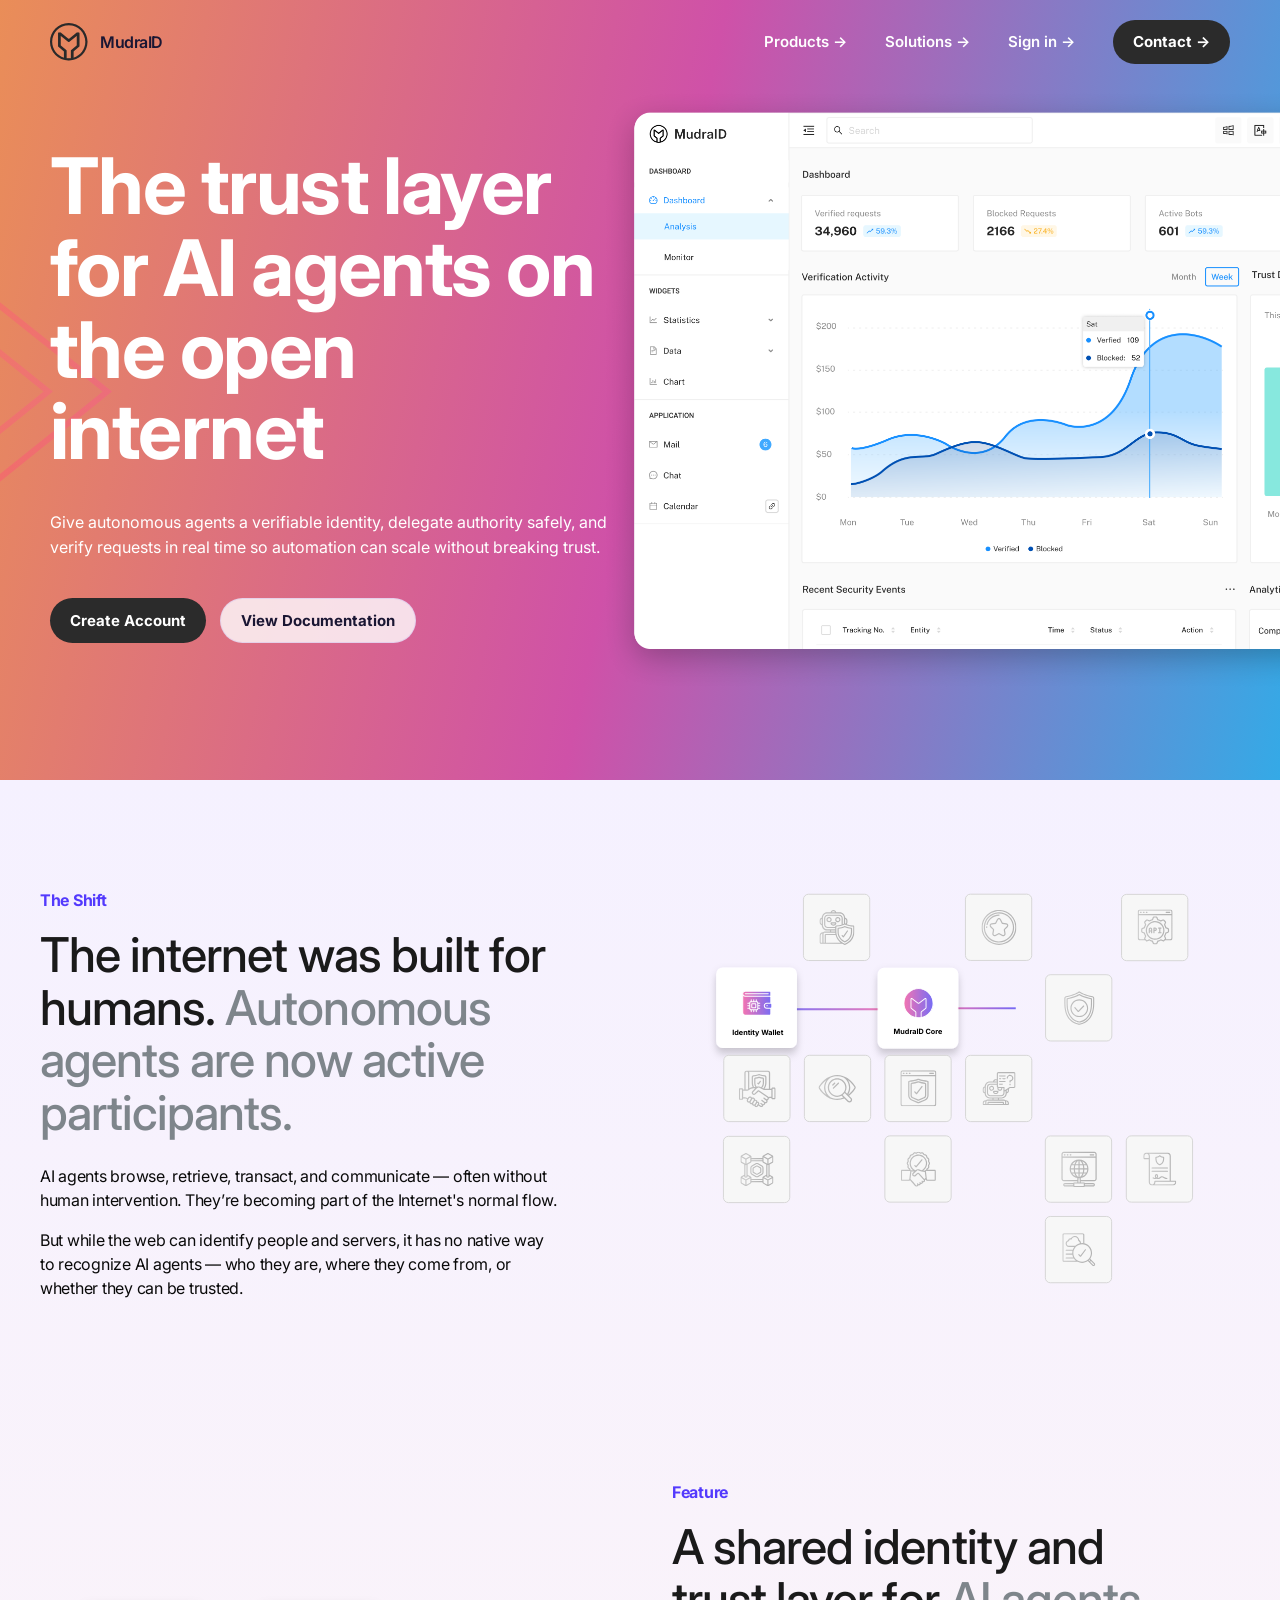
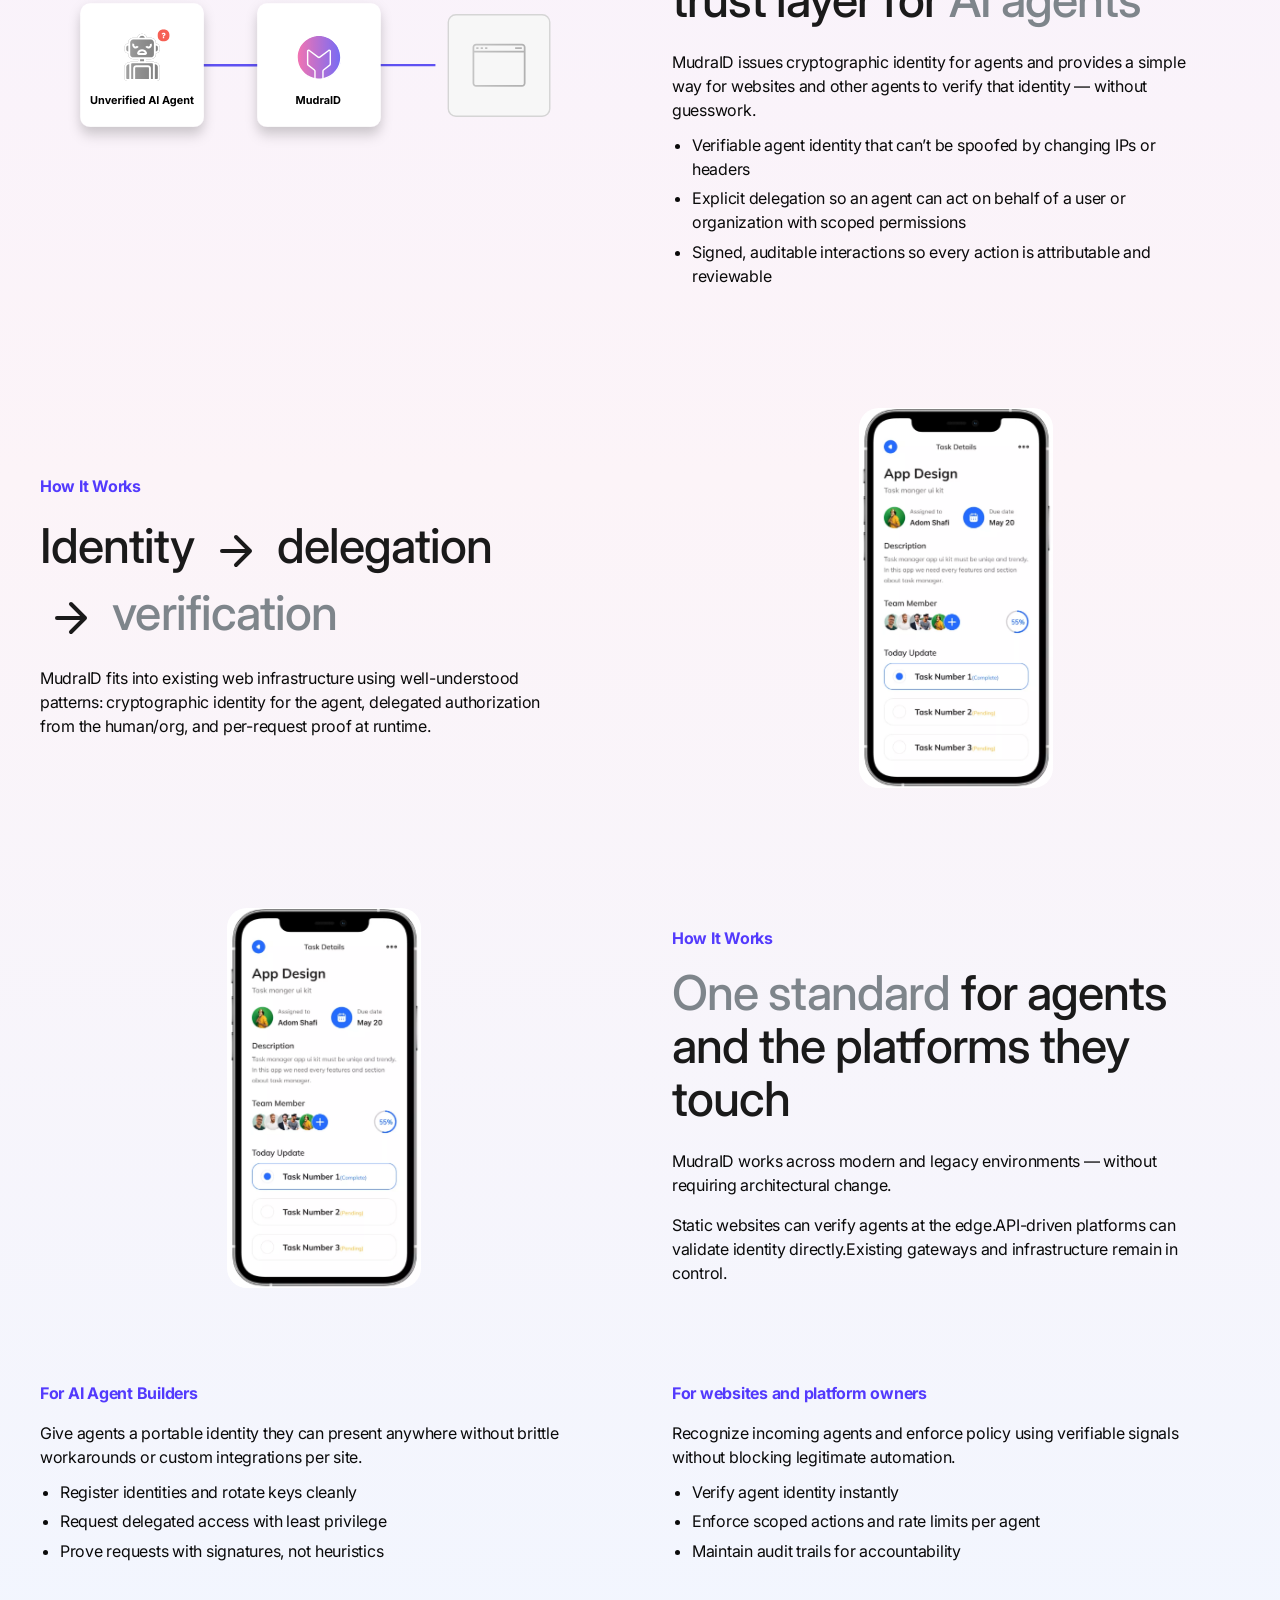
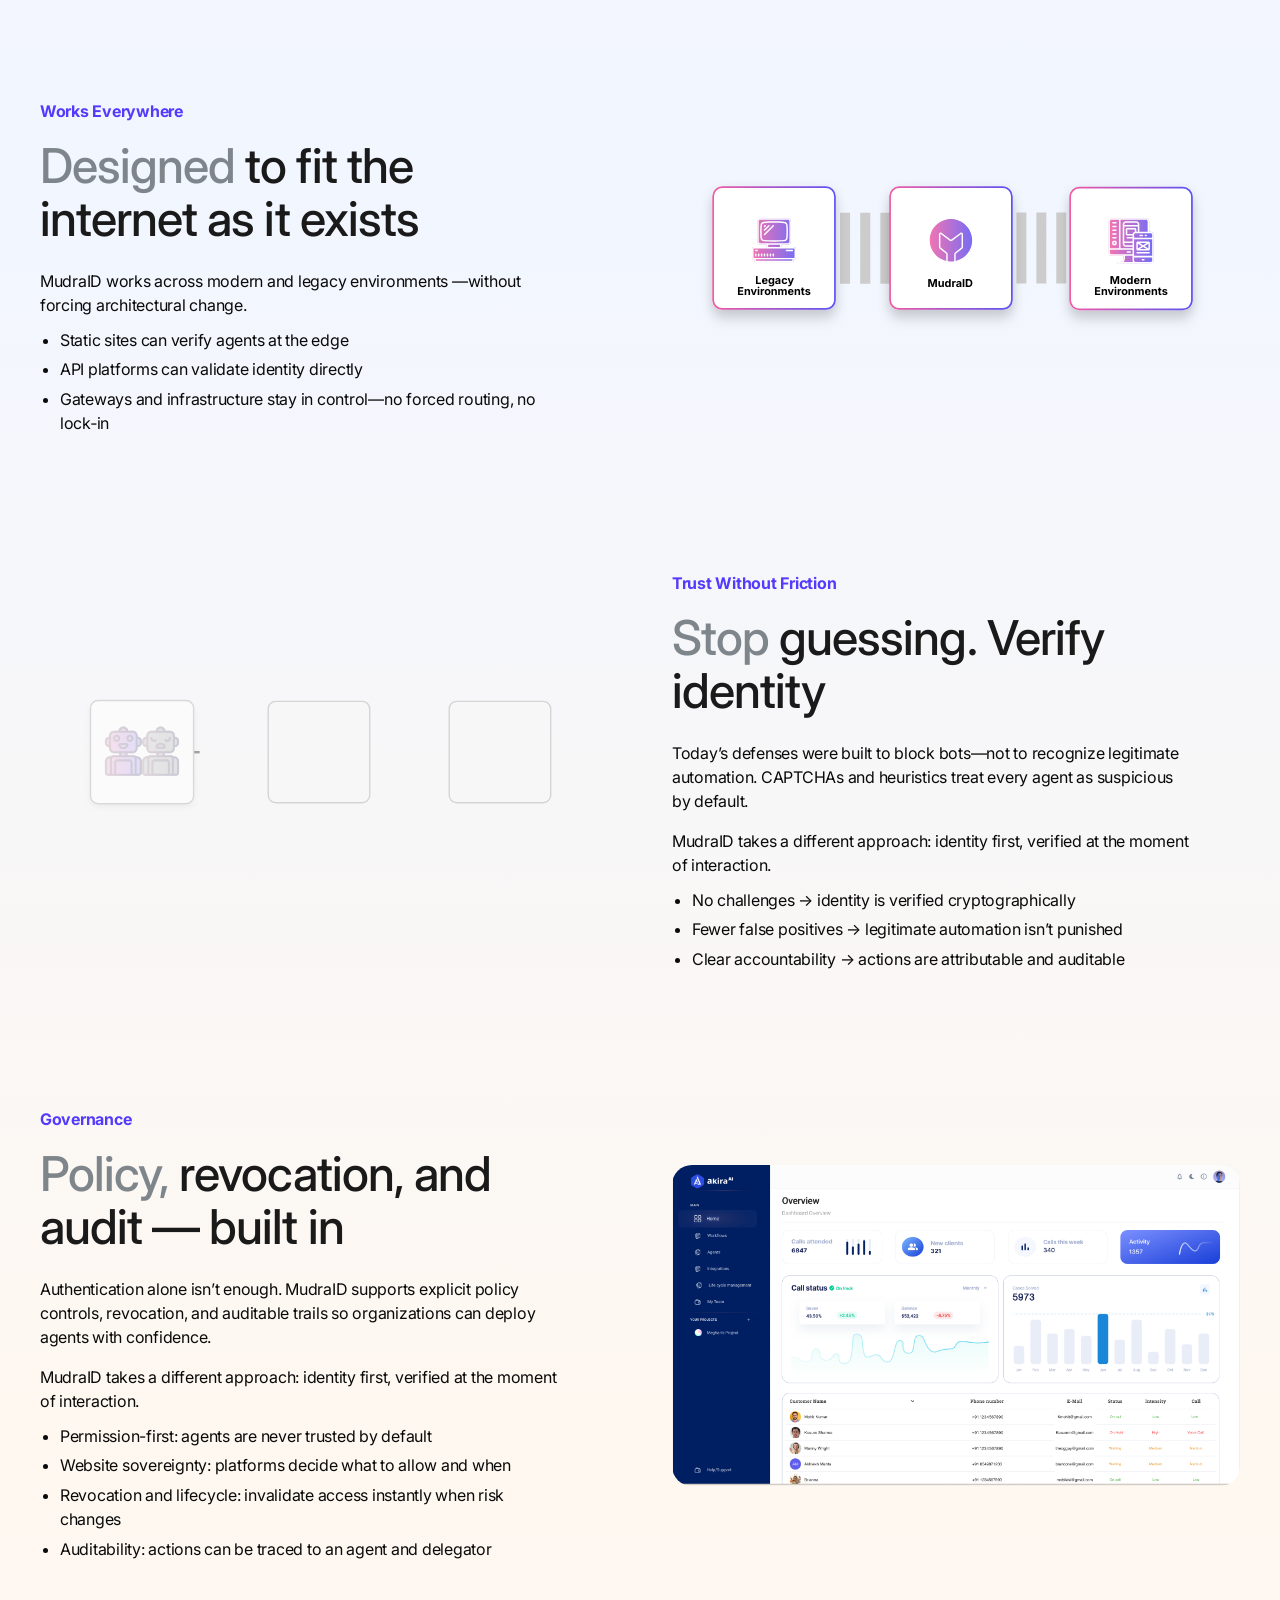
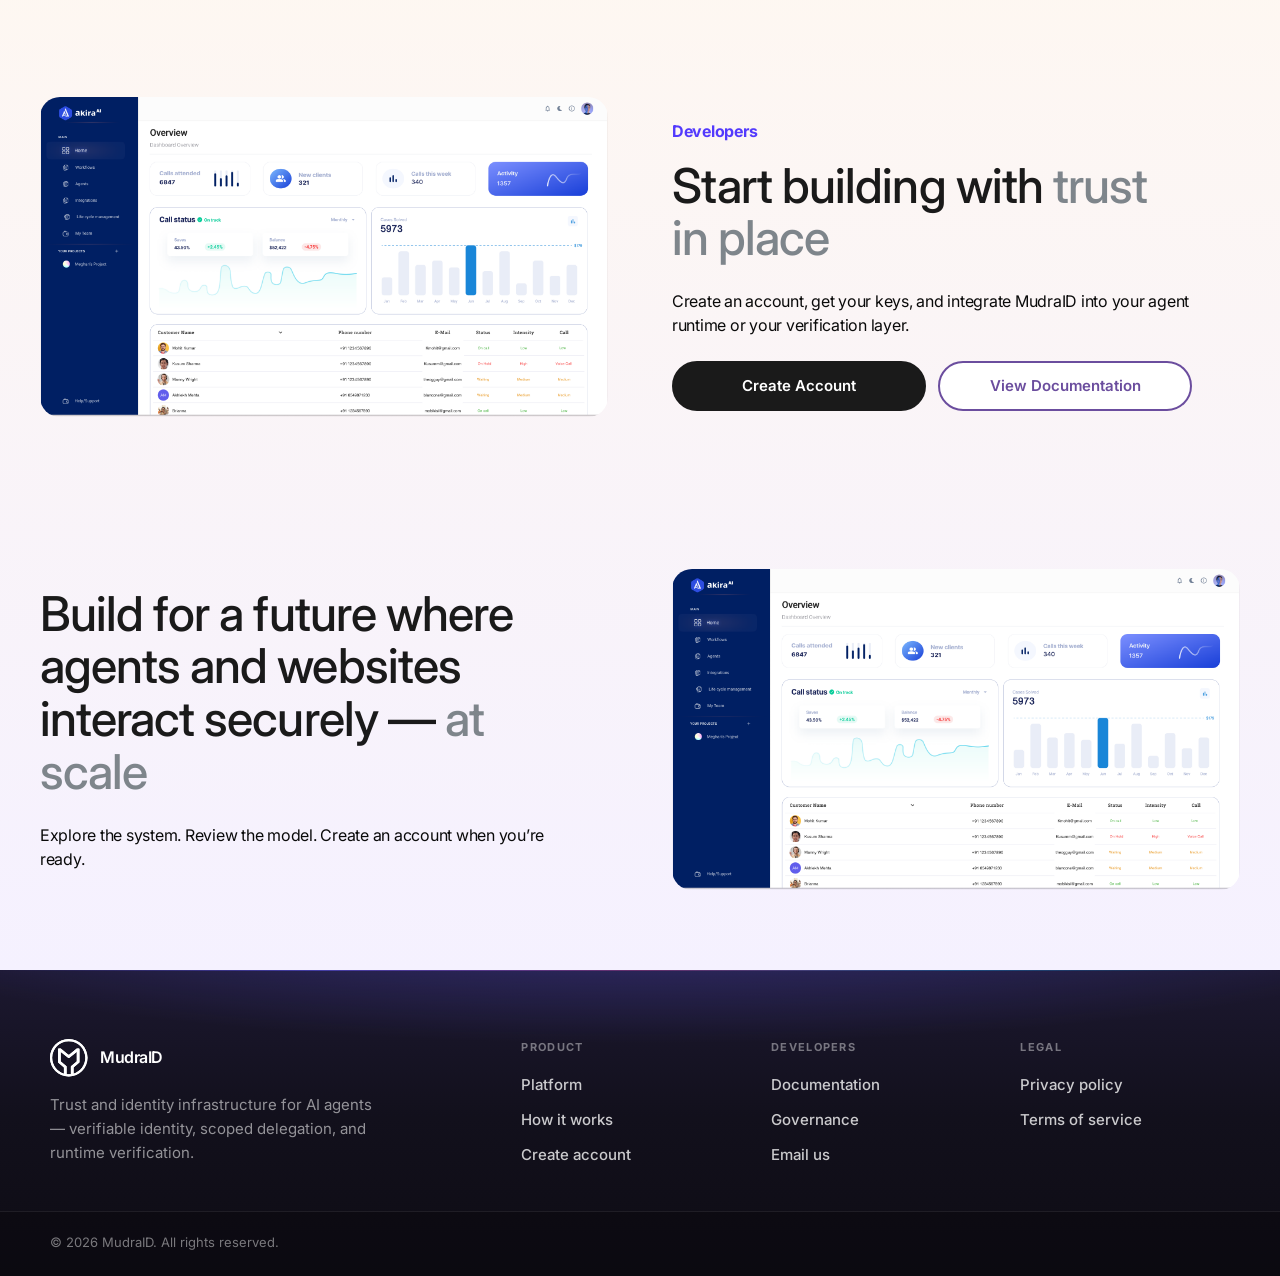
<file: index.html>
<!DOCTYPE html>
<html lang="en">
<head>
  <meta charset="UTF-8" />
  <meta name="viewport" content="width=device-width, initial-scale=1.0" />
  <title>MudraID – Trust and identity infrastructure for AI agents</title>
  <meta name="description" content="Enable autonomous systems to prove who they are, what they can do, and who they represent." />
  <link rel="preconnect" href="https://fonts.googleapis.com">
  <link rel="preconnect" href="https://fonts.gstatic.com" crossorigin>
  <link href="https://fonts.googleapis.com/css2?family=Inter:wght@400;500;600;700;800;900&display=swap" rel="stylesheet">
  <link rel="stylesheet" href="new_css.css">
</head>
<body>
  <div class="site-shell">
    <div class="grid-lines" aria-hidden="true"></div>

    <header class="site-header">
      <div class="container site-header-inner">
        <a href="#" class="brand" aria-label="MudraID home">
          <img src="header-logo.svg" alt="" class="brand-logo-img" width="38" height="38" />
          <span>MudraID</span>
        </a>

        <nav class="nav" aria-label="Main navigation">
          <a href="#">Products →</a>
          <a href="#">Solutions →</a>
          <a href="#">Sign in →</a>
        </nav>

        <div class="nav-actions">
          <!-- <a href="#" class="btn btn-secondary">Sign in</a> -->
          <a href="#" class="btn btn-primary">Contact  →</a>
        </div>
      </div>
    </header>

    <main>
      <section class="hero">
        <div class="hero-bg-ribbons" aria-hidden="true">
          <object data="Hero.svg" type="image/svg+xml" class="hero-bg-svg" aria-hidden="true"></object>
        </div>
        <img src="Frame 808 (4).png" alt="" class="hero-image-right" aria-hidden="true">
        <div class="container hero-layout">
          <div>
            <!-- <span class="eyebrow">AI Agent Identity Infrastructure</span> -->
            <h1>The trust layer for AI agents on the open internet</h1>
            <p class="lead">Give autonomous agents a verifiable identity, delegate authority safely, and verify requests in real time so automation can scale without breaking trust.</p>

            <div class="hero-actions">
              <a href="#signup" class="btn btn-primary">Create Account</a>
              <a href="#docs" class="btn btn-secondary">View Documentation</a>
            </div>

            <!-- <div class="hero-proof">
              <div class="proof-card">
                <strong>Identity</strong>
                <span>Cryptographic identity for every agent</span>
              </div>
              <div class="proof-card">
                <strong>Delegation</strong>
                <span>Scoped authority for users and orgs</span>
              </div>
              <div class="proof-card">
                <strong>Verification</strong>
                <span>Signed, auditable requests at runtime</span>
              </div>
            </div> -->
          </div>


        </div>
      </section>

      <div class="home-below-hero">
      <!-- section 2 -->
 <section class="home-section home-section--shift">
  <div class="home-section-inner">
    <div class="home-section-content">
      <p class="home-section-label">The Shift</p>
      <h2 class="home-section-title">
        <span class="home-section-title-dark">The internet was built for humans.</span>
        <span class="home-section-title-light">Autonomous agents are now active participants.</span>
      </h2>
      <p class="home-section-text">AI agents browse, retrieve, transact, and communicate — often without human intervention. They’re becoming part of the Internet's normal flow.</p>
      <p class="home-section-text">But while the web can identify people and servers, it has no native way to recognize AI agents — who they are, where they come from, or whether they can be trusted.</p>
    </div>
    <div class="home-section-visual home-section2-visual" aria-hidden="true">
      <object data-src="assets/animations/Story%201%2C2%2C3%20Desktop.svg" data-lazy="true" type="image/svg+xml" class="home-section-img home-animated-svg-object home-section2-anim home-section2-anim--desktop" width="600" height="500" aria-label="MudraID Core and Verification Gateway diagram"></object>
      <object data-src="assets/animations/Story%201%2C2%20Tablet.svg" data-lazy="true" type="image/svg+xml" class="home-section-img home-animated-svg-object home-section2-anim home-section2-anim--tab" width="600" height="500" aria-hidden="true"></object>
      <object data-src="assets/animations/Story%201%20Mobile.svg" data-lazy="true" type="image/svg+xml" class="home-section-img home-animated-svg-object home-section2-anim home-section2-anim--mobile" width="600" height="500" aria-hidden="true"></object>
    </div>
  </div>
</section>

<!-- section 3 -->
<section class="home-section" >
  <div class="home-section-inner">
    <div class="home-section-content">
      <p class="home-section-label">Feature</p>
      <h2 class="home-section-title" >
        <span class="home-section-title-dark">A shared identity and trust layer for</span>
        <span class="home-section-title-light">AI agents</span>
      </h2>
      <p class="home-section-text">
       MudraID issues cryptographic identity for agents and provides a simple way for websites and other agents to verify that identity — without guesswork.
     </p>
     <ul class="home-section-list">
       <li>Verifiable agent identity that can’t be spoofed by changing IPs or headers</li>
       <li>Explicit delegation so an agent can act on behalf of a user or organization with scoped permissions</li>
       <li>Signed, auditable interactions so every action is attributable and reviewable</li>
     </ul>
    </div>
    <div class="home-section-visual home-section3-visual" aria-hidden="true">
      <div class="home-section3-anim-wrap home-section3-slides state-a" id="home-section3-slides">
        <div class="home-section3-slide home-section3-slide-a">
          <object data-src="assets/animations/Section%203%20A.svg" data-lazy="true" type="image/svg+xml" class="home-section-img home-animated-svg-object home-section3-anim-object" width="600" height="400" aria-label="Unverified AI Agent to MudraID to Website Allowed flow diagram"></object>
        </div>
        <div class="home-section3-slide home-section3-slide-b">
          <object data-src="assets/animations/Section%203%20B.svg" data-lazy="true" type="image/svg+xml" class="home-section-img home-animated-svg-object home-section3-anim-object" width="600" height="400" aria-label="MudraID to Website Allowed flow diagram"></object>
        </div>
      </div>
    </div>
  </div>
</section>

<!-- section 4 -->
<section class="home-section" >
 <div class="home-section-inner">
   <div class="home-section-content">
     <p class="home-section-label">How It Works</p>
     <h2 class="home-section-title">
       <span class="home-section-title-dark">Identity <span class="home-section-title-arrow" aria-hidden="true"><svg width="1em" height="1.5em" viewBox="0 0 24 24" fill="none" stroke="currentColor" stroke-width="2" stroke-linecap="round" stroke-linejoin="round"><path d="M5 12h14M12 5l7 7-7 7"/></svg></span> delegation <span class="home-section-title-arrow" aria-hidden="true"><svg width="1em" height="1em" viewBox="0 0 24 24" fill="none" stroke="currentColor" stroke-width="2" stroke-linecap="round" stroke-linejoin="round"><path d="M5 12h14M12 5l7 7-7 7"/></svg></span></span>
       <span class="home-section-title-light"> verification</span>
     </h2>
     <p class="home-section-text">
       MudraID fits into existing web infrastructure using well-understood patterns: cryptographic identity for the agent, delegated authorization from the human/org, and per-request proof at runtime.
    </p>
   </div>
   <div class="home-section-visual" aria-hidden="true">
     <img src="mobileImage.png" alt="" class="home-section-img home-section-img--mobile-frame" loading="lazy" decoding="async">
   </div>
 </div>
</section>

<!-- section 5 -->
<section class="home-section">
 <div class="home-section-inner">
   <div class="home-section-content">
     <p class="home-section-label">How It Works</p>
     <h2 class="home-section-title">
       <span class="home-section-title-light">One standard</span>
       <span class="home-section-title-dark">for agents and the platforms they touch</span>
     </h2>
     <p class="home-section-text">
       MudraID works across modern and legacy environments — without requiring architectural change.
    </p>
    <p class="home-section-text">
     Static websites can verify agents at the edge.API-driven platforms can validate identity directly.Existing gateways and infrastructure remain in control.
    </p>
   </div>
   <div class="home-section-visual" aria-hidden="true">
     <img src="mobileImage.png" alt="" class="home-section-img home-section-img--mobile-frame" loading="lazy" decoding="async">
   </div>
 </div>
 <div class="home-section-sub-inner">
   <div class="home-section-content">
     <p class="home-section-label">For AI Agent Builders</p>
     <p class="home-section-text">
       Give agents a portable identity they can present anywhere without brittle workarounds or custom integrations per site.
     </p>
     <ul class="home-section-list">
       <li>Register identities and rotate keys cleanly</li>
       <li>Request delegated access with least privilege</li>
       <li>Prove requests with signatures, not heuristics</li>
     </ul>
   </div>
   <div class="home-section-content">
     <p class="home-section-label">For websites and platform owners</p>
     <p class="home-section-text">
       Recognize incoming agents and enforce policy using verifiable signals without blocking legitimate automation.
     </p>
     <ul class="home-section-list">
       <li>Verify agent identity instantly</li>
       <li>Enforce scoped actions and rate limits per agent</li>
       <li>Maintain audit trails for accountability</li>
     </ul>
   </div>
 </div>
</section>

<!-- section 6 -->
<section class="home-section">
  <div class="home-section-inner">
    <div class="home-section-content">
      <p class="home-section-label">Works Everywhere</p>
      <h2 class="home-section-title">
        <span class="home-section-title-light">Designed</span>
        <span class="home-section-title-dark">to fit the internet as it exists</span>
      </h2>
      <p class="home-section-text">
       MudraID works across modern and legacy environments —without forcing architectural change.
     </p>
     <ul class="home-section-list">
       <li>Static sites can verify agents at the edge</li>
       <li>API platforms can validate identity directly</li>
       <li>Gateways and infrastructure stay in control—no forced routing, no lock‑in</li>
     </ul>
    </div>
    <div class="home-section-visual" aria-hidden="true">
      <object data-src="assets/animations/Section%205.svg" data-lazy="true" type="image/svg+xml" class="home-section-img home-animated-svg-object" width="600" height="400" aria-label="Legacy Environments to MudraID to Modern Environments flow diagram"></object>
    </div>
  </div>
</section>

<!-- section 7 -->
<section class="home-section">
  <div class="home-section-inner">
    <div class="home-section-content">
      <p class="home-section-label">Trust Without Friction</p>
      <h2 class="home-section-title" >
       <span class="home-section-title-light">Stop</span>
        <span class="home-section-title-dark">guessing. Verify identity</span>
      </h2>
      <p class="home-section-text">
       Today’s defenses were built to block bots—not to recognize legitimate automation. CAPTCHAs and heuristics treat every agent as suspicious by default.
     </p>
     <p class="home-section-text">
       MudraID takes a different approach: identity first, verified at the moment of interaction.
     </p>
     <ul class="home-section-list">
       <li>No challenges → identity is verified cryptographically</li>
       <li>Fewer false positives → legitimate automation isn’t punished</li>
       <li>Clear accountability → actions are attributable and auditable</li>
     </ul>
    </div>
    <div class="home-section-visual home-section6-visual" aria-hidden="true">
      <div class="home-section6-anim-wrap home-section6-slides state-a" id="home-section6-slides">
        <div class="home-section6-slide home-section6-slide-a">
          <object data-src="assets/animations/Section%206%20A.svg" data-lazy="true" type="image/svg+xml" class="home-section-img home-animated-svg-object home-section6-anim-object" width="600" height="400" aria-label="All Bots to MudraID to Verifies flow diagram"></object>
        </div>
        <div class="home-section6-slide home-section6-slide-b">
          <object data-src="assets/animations/Section%206%20B.svg" data-lazy="true" type="image/svg+xml" class="home-section-img home-animated-svg-object home-section6-anim-object" width="600" height="400" aria-label="All Bots to MudraID to Verifies flow diagram"></object>
        </div>
      </div>
    </div>
  </div>
</section>

<!-- section 8 -->
<section class="home-section home-section--governance" >
 <div class="home-section-inner">
   <div class="home-section-content">
     <p class="home-section-label">Governance</p>
     <h2 class="home-section-title">
       <span class="home-section-title-light">Policy,</span>
       <span class="home-section-title-dark">revocation, and audit — built in</span>
     </h2>
     <p class="home-section-text">
       Authentication alone isn’t enough. MudraID supports explicit policy controls, revocation, and auditable trails so organizations can deploy agents with confidence.
     </p>
     <p class="home-section-text">
       MudraID takes a different approach: identity first, verified at the moment of interaction.
     </p>
     <ul class="home-section-list">
       <li>Permission-first: agents are never trusted by default</li>
       <li>Website sovereignty: platforms decide what to allow and when</li>
       <li>Revocation and lifecycle: invalidate access instantly when risk changes</li>
       <li>Auditability: actions can be traced to an agent and delegator</li>
     </ul>
   </div>
   <div class="home-section-visual" aria-hidden="true">
    <picture>
      <source media="(max-width: 760px)" srcset="mobileImage.png">
      <img src="webImage.png" alt="" class="home-section-img" width="600" height="400" loading="lazy" decoding="async">
    </picture>
  </div>
 </div>
</section>

<!-- section 9 -->
<section class="home-section" id="docs">
  <div class="home-section-inner">
    <div class="home-section-content">
      <p class="home-section-label">Developers</p>
      <h2 class="home-section-title">
        <span class="home-section-title-dark">Start building with</span>
        <span class="home-section-title-light">trust in place</span>
      </h2>
      <p class="home-section-text">Create an account, get your keys, and integrate MudraID into your agent runtime or your verification layer.</p>
      <div class="home-section-btns">
        <a href="#signup" class="home-section-btn home-section-btn-primary">Create Account</a>
        <a href="#docs" class="home-section-btn home-section-btn-secondary">View Documentation</a>
      </div>
    </div>
    <div class="home-section-visual" aria-hidden="true">
     <picture>
       <source media="(max-width: 760px)" srcset="mobileImage.png">
       <img src="webImage.png" alt="" class="home-section-img" width="600" height="400" loading="lazy" decoding="async">
     </picture>
   </div>
  </div>
</section>

<!-- section 10 -->
<section class="home-section" >
 <div class="home-section-inner">
   <div class="home-section-content">
     <h2 class="home-section-title">
       <span class="home-section-title-dark">Build for a future where agents and websites interact securely —</span>
       <span class="home-section-title-light">at scale</span>
     </h2>
     <p class="home-section-text">Explore the system. Review the model. Create an account when you’re ready.</p>
     <!-- <div class="home-section-btns">
       <a href="#signup" class="home-section-btn home-section-btn-primary">Create an account</a>
       <a href="#docs" class="home-section-btn home-section-btn-secondary">Contact</a>
     </div> -->
   </div>
   <div class="home-section-visual" aria-hidden="true">
    <picture>
      <source media="(max-width: 760px)" srcset="mobileImage.png">
      <img src="webImage.png" alt="" class="home-section-img" loading="lazy" decoding="async">
    </picture>
  </div>
 </div>
</section>
      </div>
    </main>

    <footer class="footer site-footer" id="contact" role="contentinfo">
      <div class="footer-accent" aria-hidden="true"></div>
      <div class="container footer-main">
        <div class="footer-brand-block">
          <a href="#" class="footer-logo brand" aria-label="MudraID home">
            <img src="footer-logo.svg" alt="" class="brand-logo-img" width="38" height="38" />
            <span>MudraID</span>
          </a>
          <p class="footer-tagline">Trust and identity infrastructure for AI agents — verifiable identity, scoped delegation, and runtime verification.</p>
        </div>
        <nav class="footer-nav" aria-label="Footer">
          <div class="footer-nav-col">
            <p class="footer-nav-heading">Product</p>
            <ul class="footer-nav-list">
              <li><a href="#products">Platform</a></li>
              <li><a href="#solutions">How it works</a></li>
              <li><a href="#signup">Create account</a></li>
            </ul>
          </div>
          <div class="footer-nav-col">
            <p class="footer-nav-heading">Developers</p>
            <ul class="footer-nav-list">
              <li><a href="#docs">Documentation</a></li>
              <li><a href="#signin">Governance</a></li>
              <li><a href="mailto:mudraid@gmail.com">Email us</a></li>
            </ul>
          </div>
          <div class="footer-nav-col">
            <p class="footer-nav-heading">Legal</p>
            <ul class="footer-nav-list">
              <li><a href="#">Privacy policy</a></li>
              <li><a href="#">Terms of service</a></li>
            </ul>
          </div>
        </nav>
      </div>
      <div class="footer-bar">
        <div class="container footer-bar-inner">
          <p class="footer-copyright">© <span id="footer-year"></span> MudraID. All rights reserved.</p>
          <div class="footer-bar-links">
            <!-- <a href="mailto:mudraid@gmail.com" class="footer-mail">mudraid@gmail.com</a> -->
          </div>
        </div>
      </div>
    </footer>
  </div>
  <script>
    (function () {
      var header = document.querySelector('.site-header');
      if (!header) return;
      var scrollThreshold = 20;
      function updateHeader() {
        header.classList.toggle('is-scrolled', window.scrollY > scrollThreshold);
      }
      updateHeader();
      window.addEventListener('scroll', updateHeader, { passive: true });
    })();
    document.getElementById('footer-year').textContent = new Date().getFullYear();
  </script>
  <script src="assets/styles/js/home/home.js" defer></script>
</body>
</html>
</file>
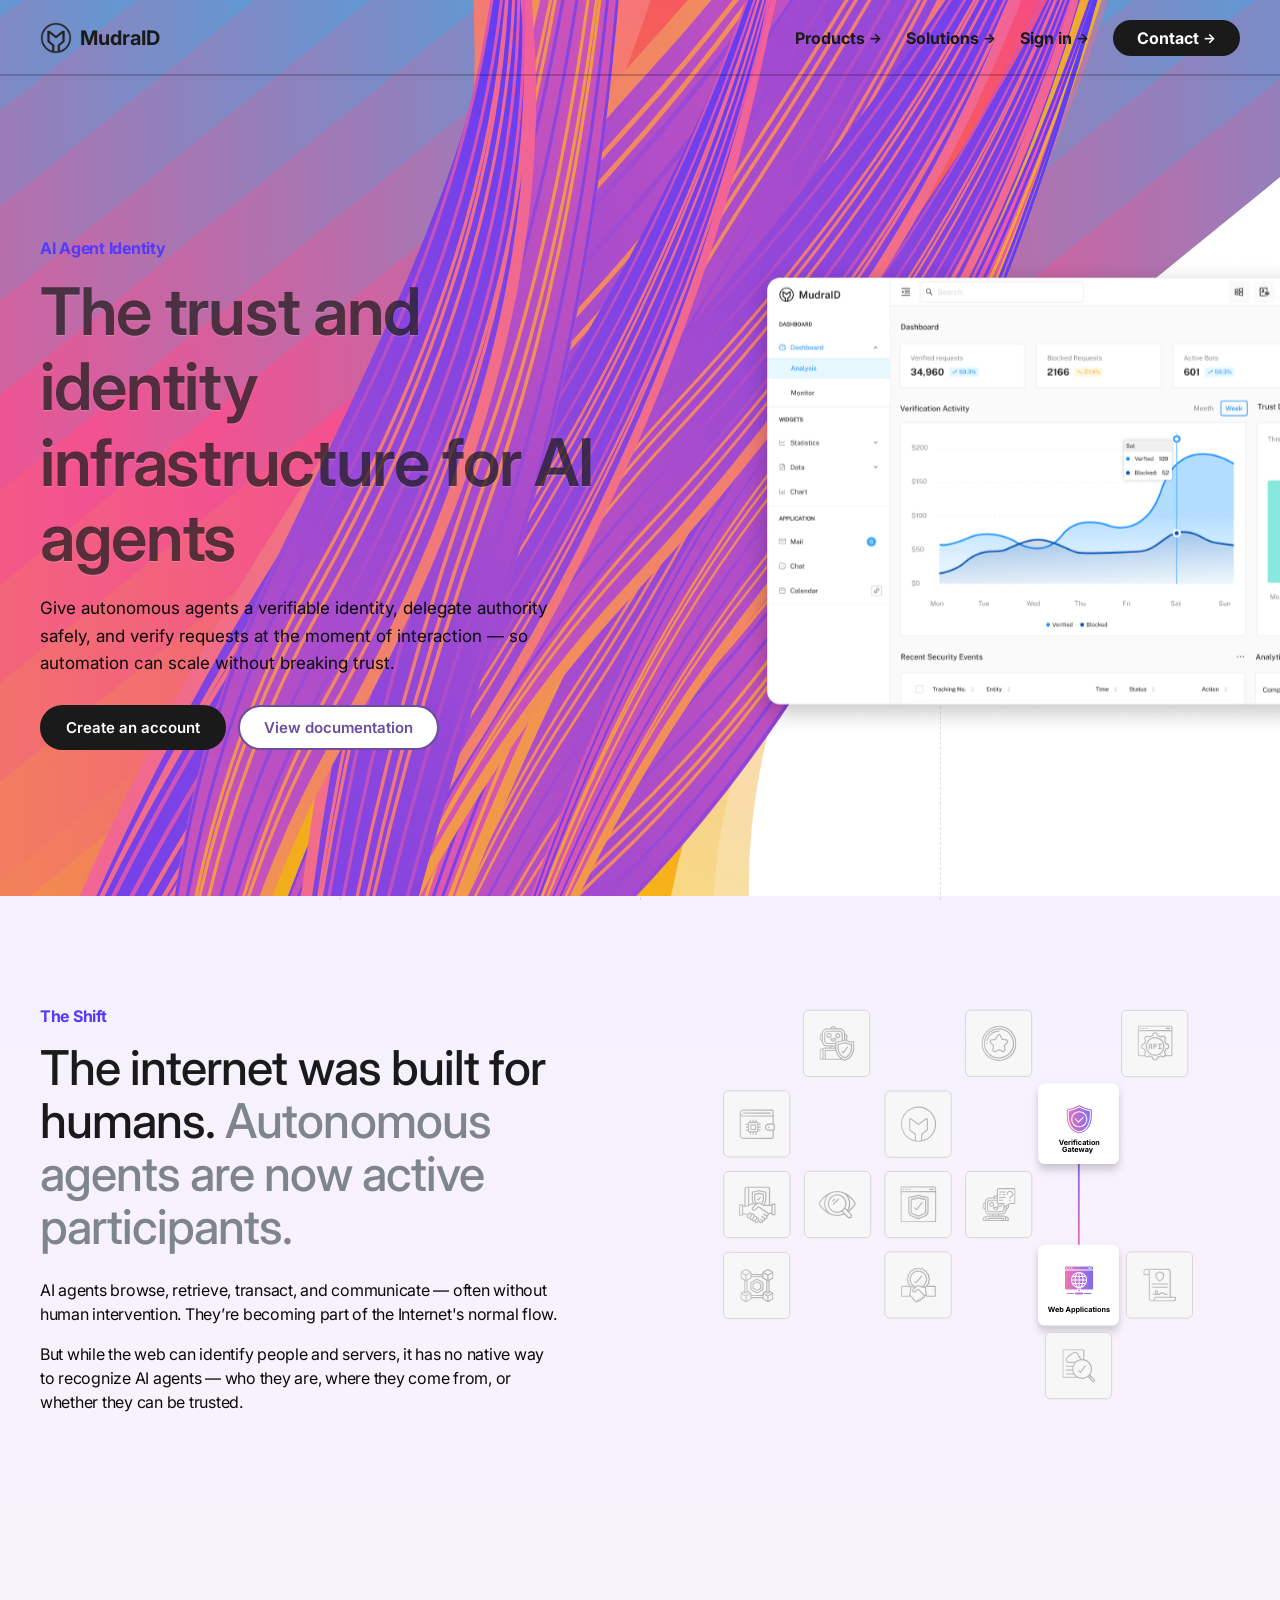
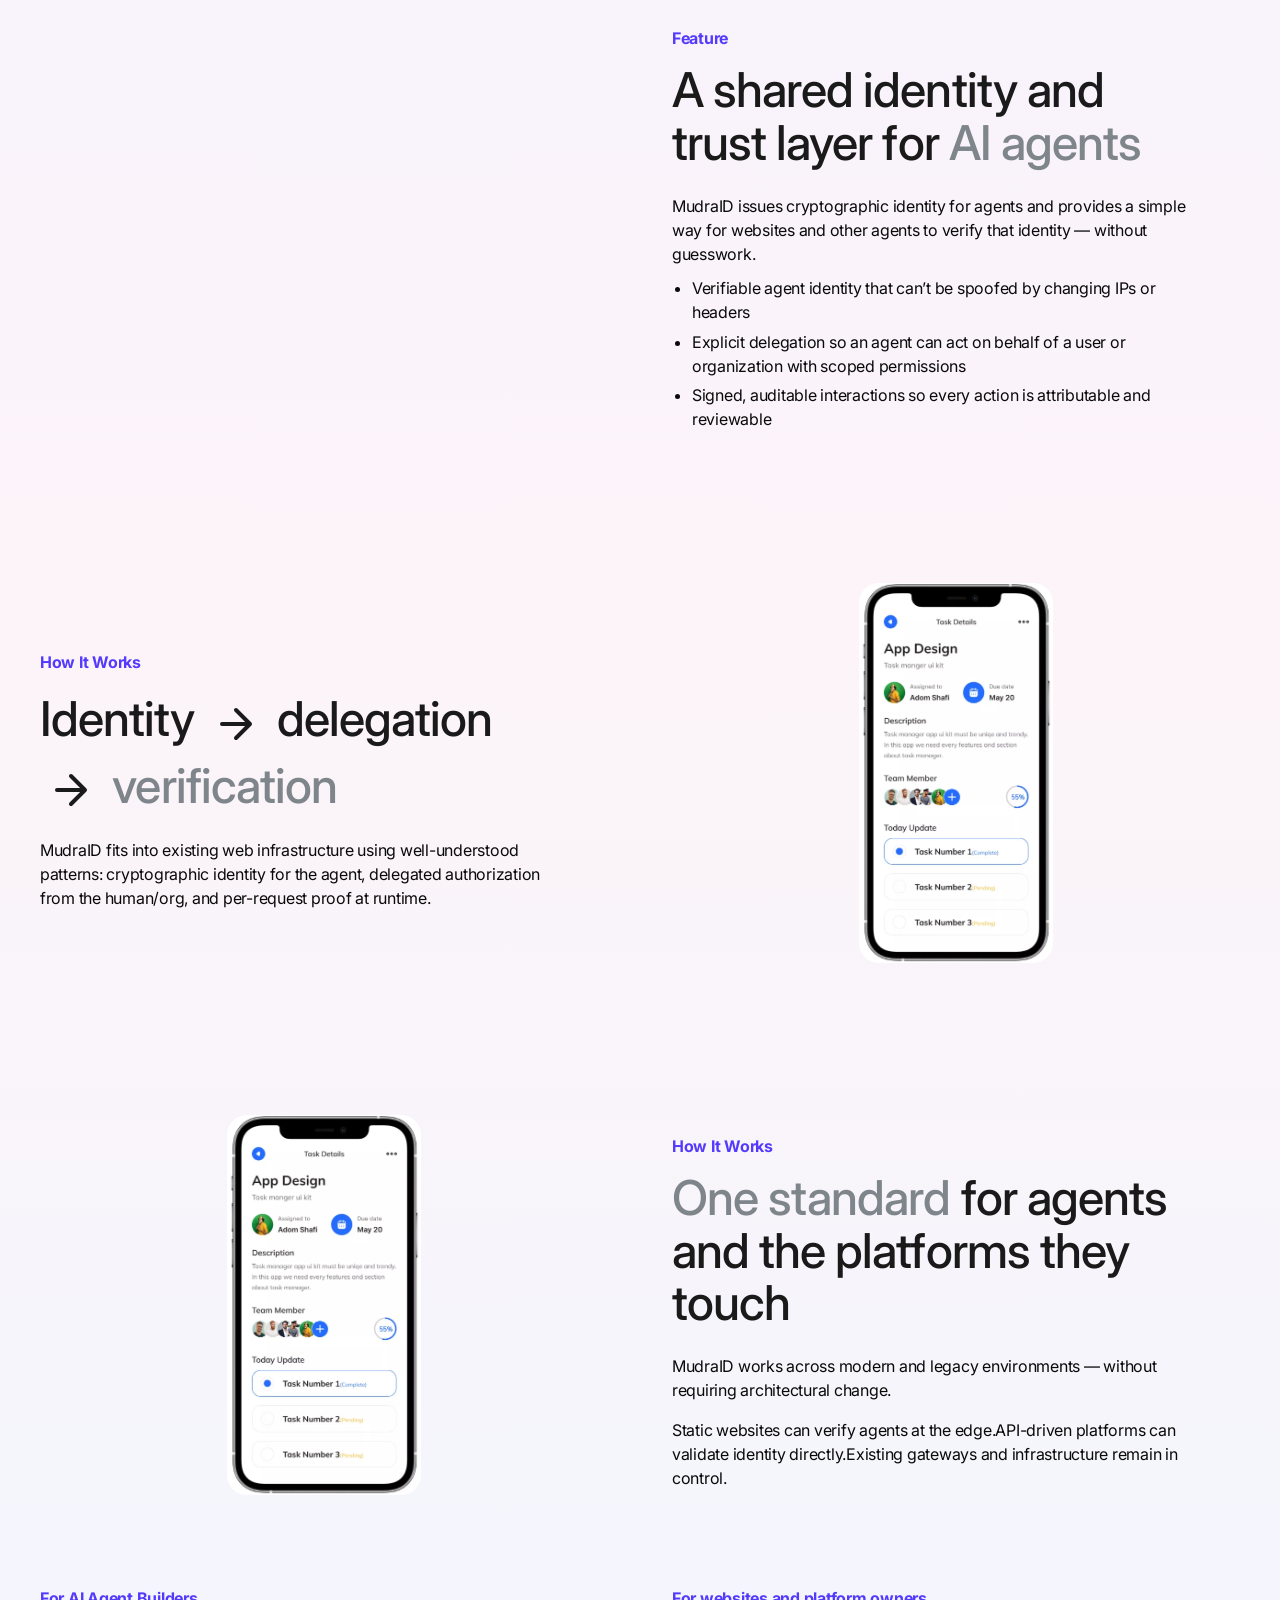
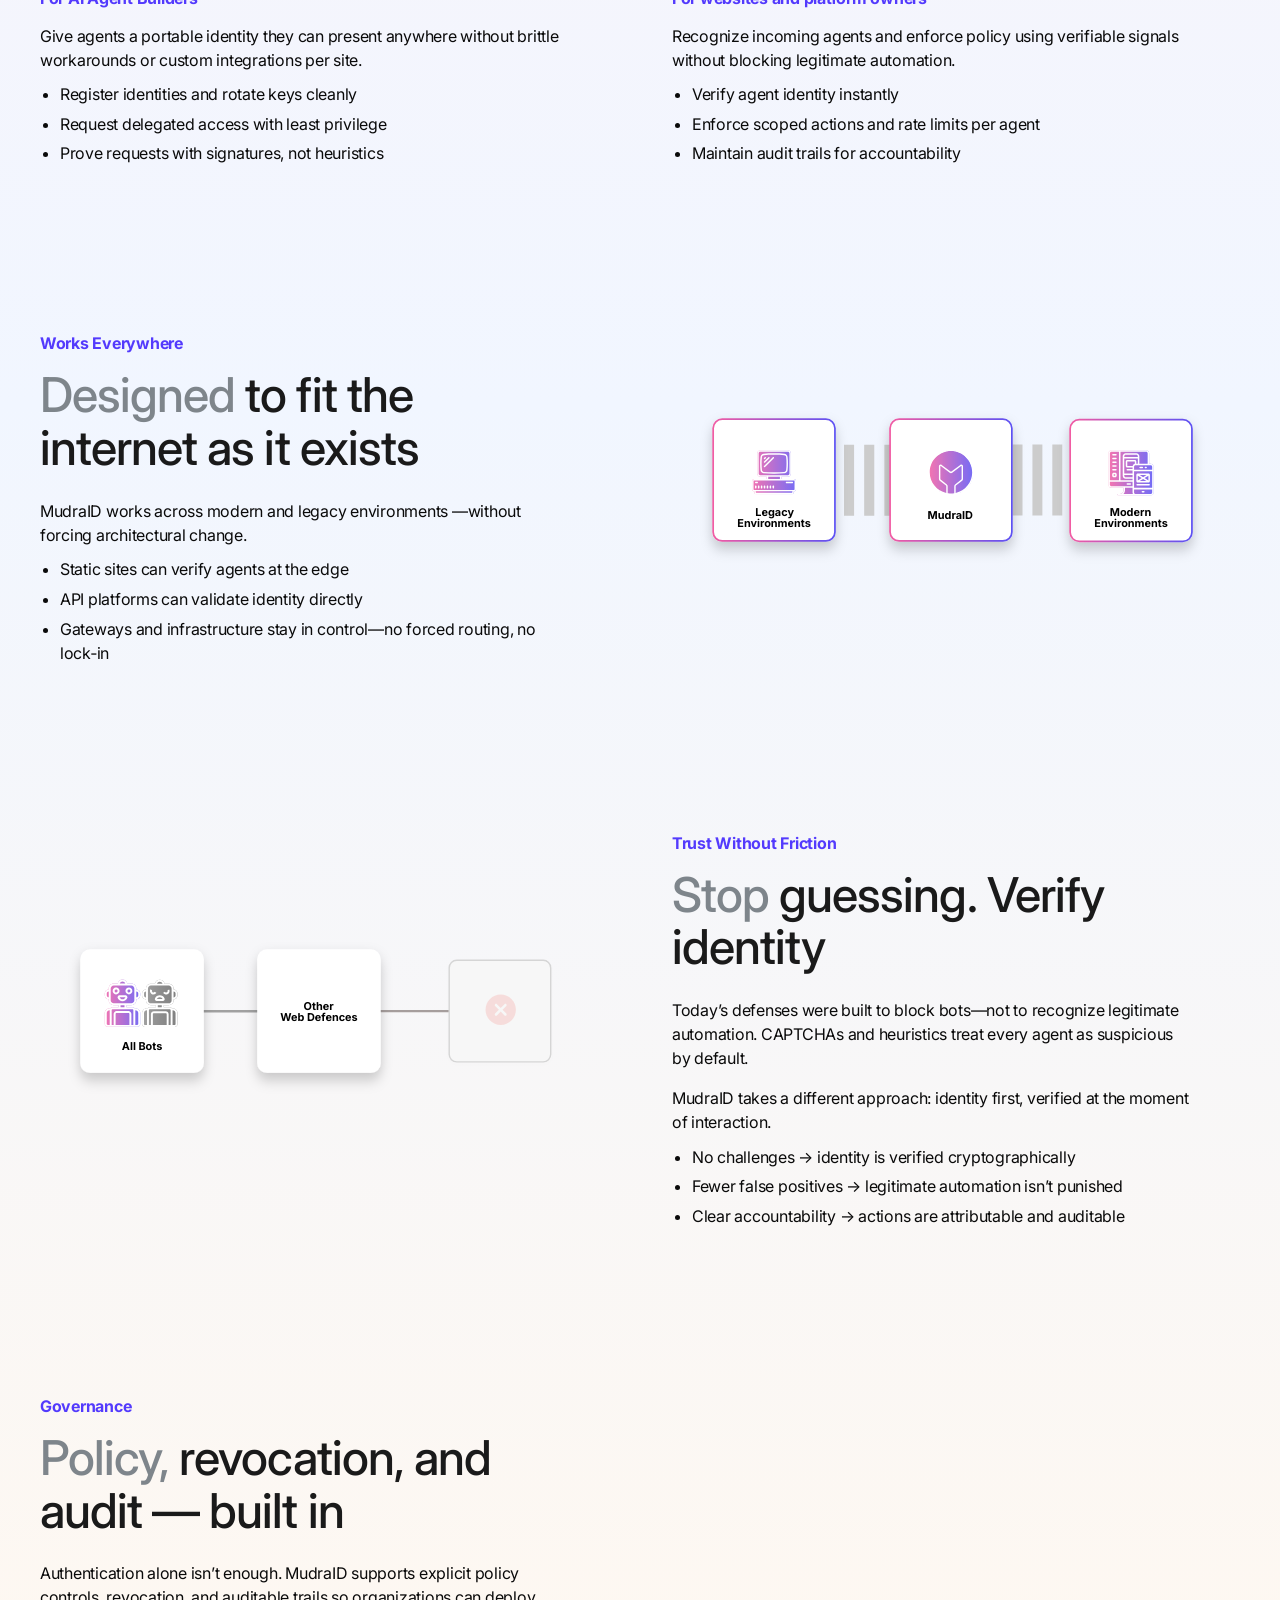
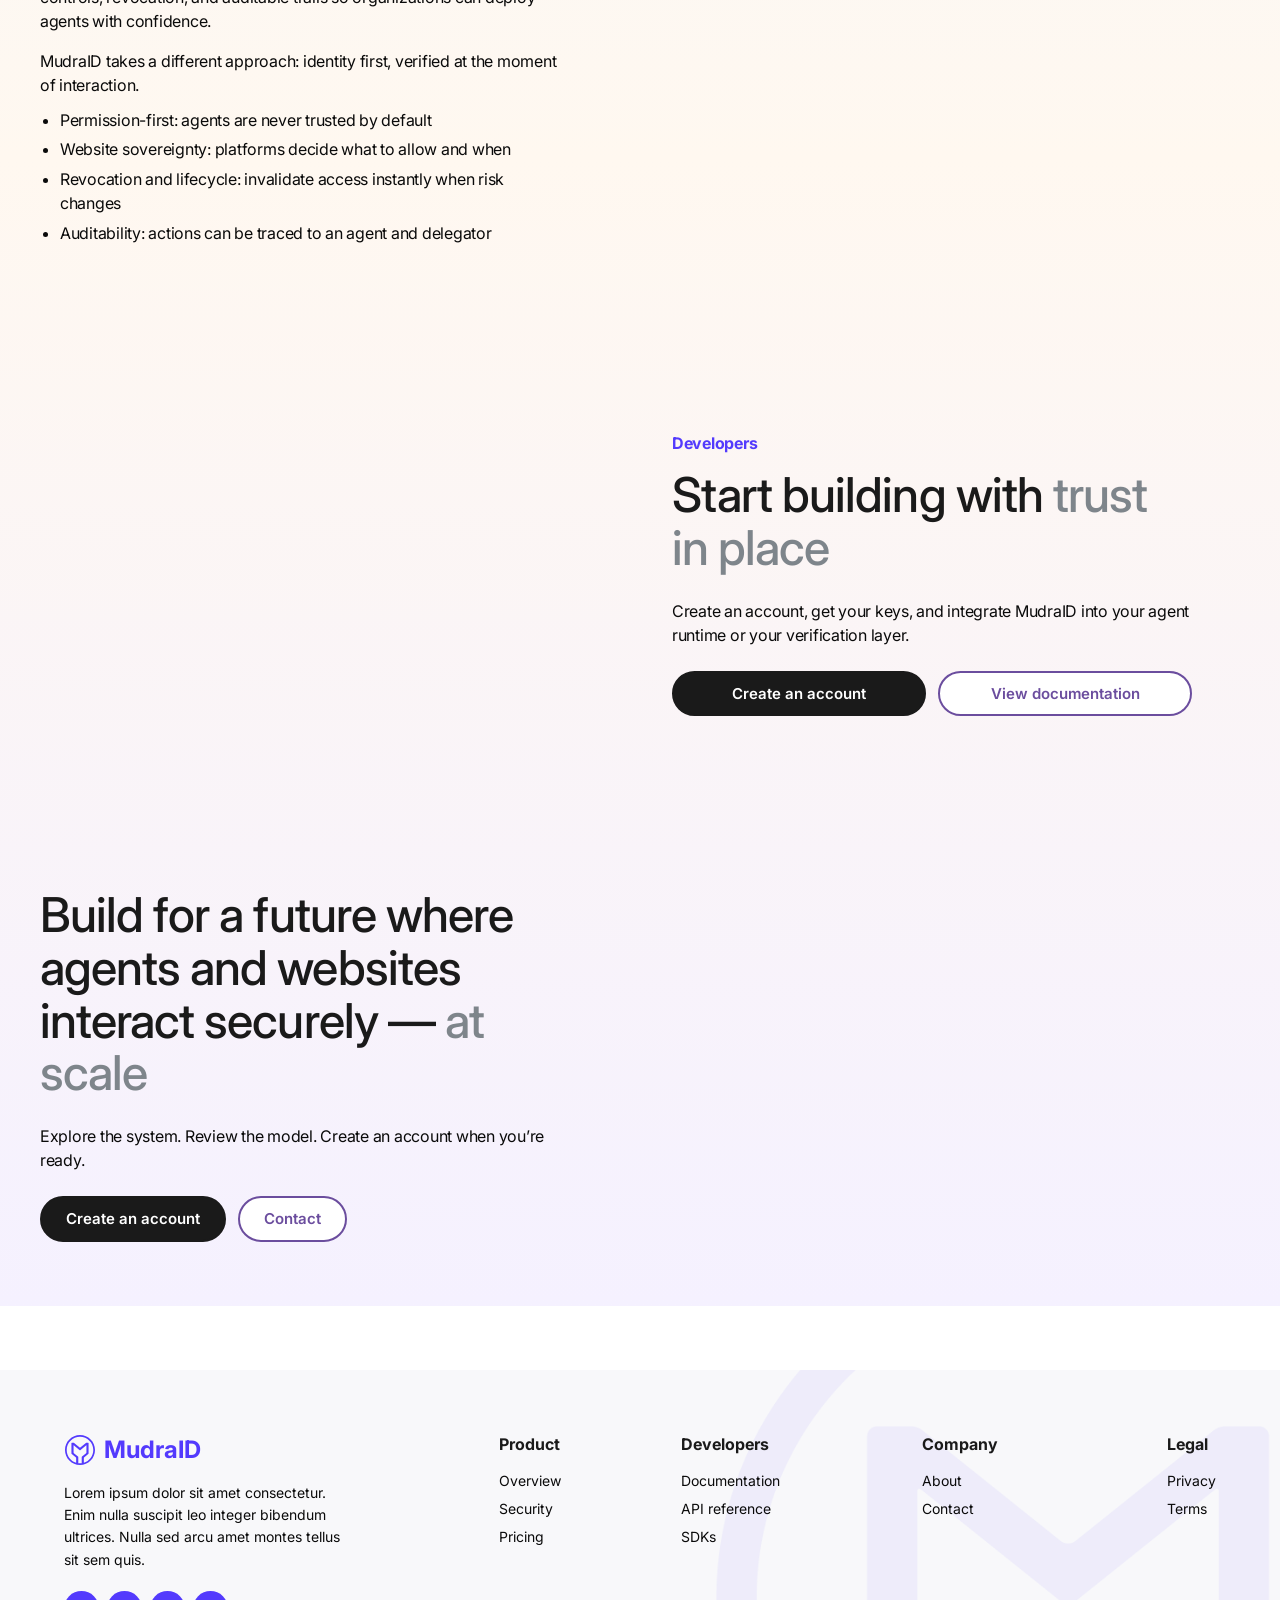
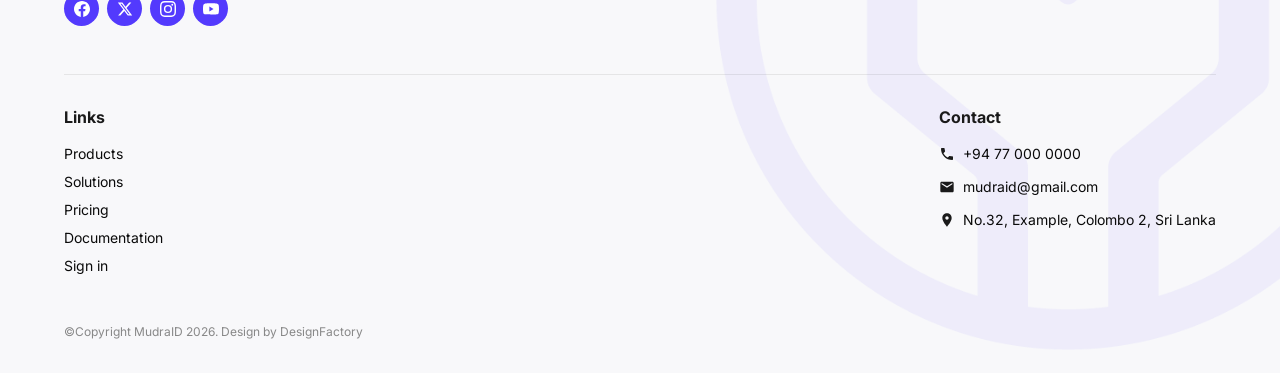
<file: index2.html>
<!DOCTYPE html>
<html lang="en">
<head>
  <meta charset="UTF-8">
  <meta name="viewport" content="width=device-width, initial-scale=1.0">
  <title>MudraID – Trust and identity infrastructure for AI agents</title>
  <meta name="description" content="Enable autonomous systems to prove who they are, what they can do, and who they represent.">
  <meta name="robots" content="index, follow, max-snippet:-1, max-image-preview:large, max-video-preview:-1">
  <meta name="author" content="MudraID">
  <meta name="theme-color" content="#0A0A0A">
  <link rel="canonical" href="https://mudraid.com/">
  <meta property="og:site_name" content="MudraID">
  <meta property="og:type" content="website">
  <meta property="og:locale" content="en_US">
  <meta property="og:title" content="MudraID – Trust and identity infrastructure for AI agents">
  <meta property="og:description" content="Enable autonomous systems to prove who they are, what they can do, and who they represent.">
  <meta property="og:url" content="https://mudraid.com/">
  <meta property="og:image" content="https://mudraid.com/assets/img/heroDashboardImage.png">
  <meta name="twitter:card" content="summary_large_image">
  <meta name="twitter:title" content="MudraID – Trust and identity infrastructure for AI agents">
  <meta name="twitter:description" content="Enable autonomous systems to prove who they are, what they can do, and who they represent.">
  <meta name="twitter:image" content="https://mudraid.com/assets/img/heroDashboardImage.png">
  <script type="application/ld+json">
    {
      "@context": "https://schema.org",
      "@type": "WebSite",
      "name": "MudraID",
      "url": "https://mudraid.com/",
      "description": "Trust and identity infrastructure for AI agents."
    }
  </script>
  <script type="application/ld+json">
    {
      "@context": "https://schema.org",
      "@type": "Organization",
      "name": "MudraID",
      "url": "https://mudraid.com/",
      "logo": "https://mudraid.com/assets/img/HeaderLogo.png",
      "email": "mailto:mudraid@gmail.com",
      "telephone": "+94 77 000 0000",
      "address": {
        "@type": "PostalAddress",
        "streetAddress": "No.32, Example",
        "addressLocality": "Colombo 2",
        "addressCountry": "LK"
      }
    }
  </script>
  <link rel="stylesheet" href="assets/styles/css/main.css">
  <link rel="stylesheet" href="assets/styles/css/home/home.css">
  <link rel="stylesheet" href="assets/styles/css/home/home_tab.css">
  <link rel="stylesheet" href="assets/styles/css/home/home_mobile.css">
  <link rel="preload" href="assets/animations/Hero%20top.svg" as="image" type="image/svg+xml">
  <link rel="preload" href="assets/animations/Hero%20Bottom.svg" as="image" type="image/svg+xml">
  <link rel="preload" href="assets/img/heroDashboardImage.png" as="image">
  <link rel="preconnect" href="https://fonts.googleapis.com">
  <link rel="preconnect" href="https://fonts.gstatic.com" crossorigin>
  <link href="https://fonts.googleapis.com/css2?family=Inter:wght@400;500;600;700;800&display=swap" rel="stylesheet">
</head>
<body>
<!-- 3 vertical dashed lines across the page (within max-width) -->
<div class="home-vertical-lines" aria-hidden="true">
  <div class="home-vertical-lines-inner">
    <span class="home-vertical-line home-vertical-line-1"></span>
    <span class="home-vertical-line home-vertical-line-2"></span>
    <span class="home-vertical-line home-vertical-line-3"></span>
  </div>
</div>
<!-- hero section -->
  <section class="home-hero-section">
    <object data-src="assets/animations/Hero%20top.svg" type="image/svg+xml" class="home-hero-bg-layer home-hero-bg-top home-hero-animated-svg-object" aria-hidden="true"></object>
    <object data-src="assets/animations/Hero%20Bottom.svg" type="image/svg+xml" class="home-hero-bg-layer home-hero-bg-bottom home-hero-animated-svg-object" aria-hidden="true"></object>
    <object data-src="assets/animations/Mobile%20Hero%20Bottom.svg" type="image/svg+xml" class="home-hero-bg-layer home-hero-bg-bottom-mobile home-hero-animated-svg-object" aria-hidden="true"></object>

    <div class="home-hero-content-wrap">
    <!-- home header -->
  <header class="home-hero-header">
    <div class="home-hero-header-inner">
      <a href="/" class="home-hero-logo">
        <img src="assets/img/HeaderLogo.png" alt="MudraID logo" class="home-hero-logo-icon" width="32" height="32" decoding="async">
        <span class="home-hero-logo-text">MudraID</span>
      </a>
      <button type="button" class="home-header-menu-btn" aria-label="Open menu" aria-expanded="false" aria-controls="home-nav-modal">
        <span class="home-header-menu-icon" aria-hidden="true">
          <span></span><span></span><span></span>
        </span>
      </button>
      <nav class="home-hero-nav">
        <a href="#products">Products <span class="home-hero-nav-arrow">→</span></a>
        <a href="#solutions">Solutions <span class="home-hero-nav-arrow">→</span></a>
        <a href="#signin">Sign in <span class="home-hero-nav-arrow">→</span></a>
        <a href="#contact" class="home-hero-nav-btn home-hero-nav-btn-header">Contact <span class="home-hero-nav-arrow">→</span></a>
      </nav>
    </div>
  </header>

  <!-- Mobile nav modal -->
  <div class="home-nav-modal" id="home-nav-modal" role="dialog" aria-modal="true" aria-label="Navigation menu">
    <div class="home-nav-modal-backdrop"></div>
    <div class="home-nav-modal-panel">
      <div class="home-nav-modal-header">
        <a href="/" class="home-hero-logo home-nav-modal-logo">
          <img src="assets/img/HeaderLogo.png" alt="MudraID logo" class="home-hero-logo-icon" width="32" height="32" decoding="async">
          <span class="home-hero-logo-text">MudraID</span>
        </a>
        <button type="button" class="home-nav-modal-close" aria-label="Close menu">
          <svg width="24" height="24" viewBox="0 0 24 24" fill="none" stroke="currentColor" stroke-width="2"><path d="M18 6L6 18M6 6l12 12"/></svg>
        </button>
      </div>
      <nav class="home-nav-modal-nav">
        <a href="#products">Products <span class="home-hero-nav-arrow">→</span></a>
        <a href="#solutions">Solutions <span class="home-hero-nav-arrow">→</span></a>
        <a href="#signin">Sign in <span class="home-hero-nav-arrow">→</span></a>
        <a href="#contact" class="home-hero-nav-btn home-hero-nav-btn-header">Contact <span class="home-hero-nav-arrow">→</span></a>
      </nav>
    </div>
  </div>

   <!-- hero content -->
  <main class="home-main">
    <section class="home-hero">
      <div class="home-hero-content">
        <p class="home-section-label">AI Agent Identity</p>
        <h1 class="home-hero-title">
          The trust and identity infrastructure for AI agents
        </h1>
        <p class="home-hero-desc">Give autonomous agents a verifiable identity, delegate authority safely, and verify requests at the moment of interaction — so automation can scale without breaking trust.</p>
        <div class="home-section-btns">
          <a href="#signup" class="home-section-btn home-section-btn-primary">Create an account</a>
          <a href="#docs" class="home-section-btn home-section-btn-secondary">View documentation</a>
        </div>
      </div>
    </section>
  </main>
  </div>
    <div class="home-dashboard-wrap" aria-hidden="true">
      <img src="assets/img/heroDashboardImage.png" alt="MudraID dashboard" class="home-dashboard-img home-dashboard-img--desktop" width="500" height="400" loading="eager" fetchpriority="high" decoding="async">
      <img src="assets/img/tab_dashbaord.png" alt="MudraID dashboard" class="home-dashboard-img home-dashboard-img--tab" width="500" height="400" loading="lazy" fetchpriority="low" decoding="async">
    </div>
  </section>

<div class="home-below-hero">
<!-- section 2 -->
 <section class="home-section home-section--shift">
   <div class="home-section-inner">
     <div class="home-section-content">
       <p class="home-section-label">The Shift</p>
       <h2 class="home-section-title">
         <span class="home-section-title-dark">The internet was built for humans.</span>
         <span class="home-section-title-light">Autonomous agents are now active participants.</span>
       </h2>
       <p class="home-section-text">AI agents browse, retrieve, transact, and communicate — often without human intervention. They’re becoming part of the Internet's normal flow.</p>
       <p class="home-section-text">But while the web can identify people and servers, it has no native way to recognize AI agents — who they are, where they come from, or whether they can be trusted.</p>
     </div>
     <div class="home-section-visual home-section2-visual" aria-hidden="true">
       <object data-src="assets/animations/Story%201%2C2%2C3%20Desktop.svg" data-lazy="true" type="image/svg+xml" class="home-section-img home-animated-svg-object home-section2-anim home-section2-anim--desktop" width="600" height="500" aria-label="MudraID Core and Verification Gateway diagram"></object>
       <object data-src="assets/animations/Story%201%2C2%20Tablet.svg" data-lazy="true" type="image/svg+xml" class="home-section-img home-animated-svg-object home-section2-anim home-section2-anim--tab" width="600" height="500" aria-hidden="true"></object>
       <object data-src="assets/animations/Story%201%20Mobile.svg" data-lazy="true" type="image/svg+xml" class="home-section-img home-animated-svg-object home-section2-anim home-section2-anim--mobile" width="600" height="500" aria-hidden="true"></object>
     </div>
   </div>
 </section>

<!-- section 3 -->
 <section class="home-section" id="products">
   <div class="home-section-inner">
     <div class="home-section-content">
       <p class="home-section-label">Feature</p>
       <h2 class="home-section-title" >
         <span class="home-section-title-dark">A shared identity and trust layer for</span>
         <span class="home-section-title-light">AI agents</span>
       </h2>
       <p class="home-section-text">
        MudraID issues cryptographic identity for agents and provides a simple way for websites and other agents to verify that identity — without guesswork.
      </p>
      <ul class="home-section-list">
        <li>Verifiable agent identity that can’t be spoofed by changing IPs or headers</li>
        <li>Explicit delegation so an agent can act on behalf of a user or organization with scoped permissions</li>
        <li>Signed, auditable interactions so every action is attributable and reviewable</li>
      </ul>
     </div>
     <div class="home-section-visual home-section3-visual" aria-hidden="true">
       <div class="home-section3-anim-wrap home-section3-slides state-a" id="home-section3-slides">
         <div class="home-section3-slide home-section3-slide-a">
           <object data-src="assets/animations/Section%203%20A.svg" data-lazy="true" type="image/svg+xml" class="home-section-img home-animated-svg-object home-section3-anim-object" width="600" height="400" aria-label="Unverified AI Agent to MudraID to Website Allowed flow diagram"></object>
         </div>
         <div class="home-section3-slide home-section3-slide-b">
           <object data-src="assets/animations/Section%203%20B.svg" data-lazy="true" type="image/svg+xml" class="home-section-img home-animated-svg-object home-section3-anim-object" width="600" height="400" aria-label="MudraID to Website Allowed flow diagram"></object>
         </div>
       </div>
     </div>
   </div>
 </section>

 <!-- section 4 -->
 <section class="home-section" id="solutions">
  <div class="home-section-inner">
    <div class="home-section-content">
      <p class="home-section-label">How It Works</p>
      <h2 class="home-section-title">
        <span class="home-section-title-dark">Identity <span class="home-section-title-arrow" aria-hidden="true"><svg width="1em" height="1.5em" viewBox="0 0 24 24" fill="none" stroke="currentColor" stroke-width="2" stroke-linecap="round" stroke-linejoin="round"><path d="M5 12h14M12 5l7 7-7 7"/></svg></span> delegation <span class="home-section-title-arrow" aria-hidden="true"><svg width="1em" height="1em" viewBox="0 0 24 24" fill="none" stroke="currentColor" stroke-width="2" stroke-linecap="round" stroke-linejoin="round"><path d="M5 12h14M12 5l7 7-7 7"/></svg></span></span>
        <span class="home-section-title-light"> verification</span>
      </h2>
      <p class="home-section-text">
        MudraID fits into existing web infrastructure using well-understood patterns: cryptographic identity for the agent, delegated authorization from the human/org, and per-request proof at runtime.
     </p>
    </div>
    <div class="home-section-visual" aria-hidden="true">
      <img src="mobileImage.png" alt="" class="home-section-img home-section-img--mobile-frame" loading="lazy" decoding="async">
    </div>
  </div>
</section>

 <!-- section 5 -->
 <section class="home-section">
  <div class="home-section-inner">
    <div class="home-section-content">
      <p class="home-section-label">How It Works</p>
      <h2 class="home-section-title">
        <span class="home-section-title-light">One standard</span>
        <span class="home-section-title-dark">for agents and the platforms they touch</span>
      </h2>
      <p class="home-section-text">
        MudraID works across modern and legacy environments — without requiring architectural change.
     </p>
     <p class="home-section-text">
      Static websites can verify agents at the edge.API-driven platforms can validate identity directly.Existing gateways and infrastructure remain in control.
     </p>
    </div>
    <div class="home-section-visual" aria-hidden="true">
      <img src="mobileImage.png" alt="" class="home-section-img home-section-img--mobile-frame" loading="lazy" decoding="async">
    </div>
  </div>
  <div class="home-section-sub-inner">
    <div class="home-section-content">
      <p class="home-section-label">For AI Agent Builders</p>
      <p class="home-section-text">
        Give agents a portable identity they can present anywhere without brittle workarounds or custom integrations per site.
      </p>
      <ul class="home-section-list">
        <li>Register identities and rotate keys cleanly</li>
        <li>Request delegated access with least privilege</li>
        <li>Prove requests with signatures, not heuristics</li>
      </ul>
    </div>
    <div class="home-section-content">
      <p class="home-section-label">For websites and platform owners</p>
      <p class="home-section-text">
        Recognize incoming agents and enforce policy using verifiable signals without blocking legitimate automation.
      </p>
      <ul class="home-section-list">
        <li>Verify agent identity instantly</li>
        <li>Enforce scoped actions and rate limits per agent</li>
        <li>Maintain audit trails for accountability</li>
      </ul>
    </div>
  </div>
</section>

<!-- section 6 -->
 <section class="home-section">
   <div class="home-section-inner">
     <div class="home-section-content">
       <p class="home-section-label">Works Everywhere</p>
       <h2 class="home-section-title">
         <span class="home-section-title-light">Designed</span>
         <span class="home-section-title-dark">to fit the internet as it exists</span>
       </h2>
       <p class="home-section-text">
        MudraID works across modern and legacy environments —without forcing architectural change.
      </p>
      <ul class="home-section-list">
        <li>Static sites can verify agents at the edge</li>
        <li>API platforms can validate identity directly</li>
        <li>Gateways and infrastructure stay in control—no forced routing, no lock‑in</li>
      </ul>
     </div>
     <div class="home-section-visual" aria-hidden="true">
       <object data-src="assets/animations/Section%205.svg" data-lazy="true" type="image/svg+xml" class="home-section-img home-animated-svg-object" width="600" height="400" aria-label="Legacy Environments to MudraID to Modern Environments flow diagram"></object>
     </div>
   </div>
 </section>

<!-- section 7 -->
 <section class="home-section">
   <div class="home-section-inner">
     <div class="home-section-content">
       <p class="home-section-label">Trust Without Friction</p>
       <h2 class="home-section-title" >
        <span class="home-section-title-light">Stop</span>
         <span class="home-section-title-dark">guessing. Verify identity</span>
       </h2>
       <p class="home-section-text">
        Today’s defenses were built to block bots—not to recognize legitimate automation. CAPTCHAs and heuristics treat every agent as suspicious by default.
      </p>
      <p class="home-section-text">
        MudraID takes a different approach: identity first, verified at the moment of interaction.
      </p>
      <ul class="home-section-list">
        <li>No challenges → identity is verified cryptographically</li>
        <li>Fewer false positives → legitimate automation isn’t punished</li>
        <li>Clear accountability → actions are attributable and auditable</li>
      </ul>
     </div>
     <div class="home-section-visual home-section6-visual" aria-hidden="true">
       <div class="home-section6-anim-wrap home-section6-slides state-a" id="home-section6-slides">
         <div class="home-section6-slide home-section6-slide-a">
           <object data-src="assets/animations/Section%206%20A.svg" data-lazy="true" type="image/svg+xml" class="home-section-img home-animated-svg-object home-section6-anim-object" width="600" height="400" aria-label="All Bots to MudraID to Verifies flow diagram"></object>
         </div>
         <div class="home-section6-slide home-section6-slide-b">
           <object data-src="assets/animations/Section%206%20B.svg" data-lazy="true" type="image/svg+xml" class="home-section-img home-animated-svg-object home-section6-anim-object" width="600" height="400" aria-label="All Bots to MudraID to Verifies flow diagram"></object>
         </div>
       </div>
     </div>
   </div>
 </section>

 <!-- section 8 -->
<section class="home-section home-section--governance" id="signin">
  <div class="home-section-inner">
    <div class="home-section-content">
      <p class="home-section-label">Governance</p>
      <h2 class="home-section-title">
        <span class="home-section-title-light">Policy,</span>
        <span class="home-section-title-dark">revocation, and audit — built in</span>
      </h2>
      <p class="home-section-text">
        Authentication alone isn’t enough. MudraID supports explicit policy controls, revocation, and auditable trails so organizations can deploy agents with confidence.
      </p>
      <p class="home-section-text">
        MudraID takes a different approach: identity first, verified at the moment of interaction.
      </p>
      <ul class="home-section-list">
        <li>Permission-first: agents are never trusted by default</li>
        <li>Website sovereignty: platforms decide what to allow and when</li>
        <li>Revocation and lifecycle: invalidate access instantly when risk changes</li>
        <li>Auditability: actions can be traced to an agent and delegator</li>
      </ul>
    </div>
    <div class="home-section-visual" aria-hidden="true">
     <picture>
       <source media="(max-width: 760px)" srcset="mobileImage.png">
       <img src="webImage.png" alt="" class="home-section-img" width="600" height="400" loading="lazy" decoding="async">
     </picture>
   </div>
  </div>
</section>

<!-- section 9 -->
<section class="home-section" id="docs">
   <div class="home-section-inner">
     <div class="home-section-content">
       <p class="home-section-label">Developers</p>
       <h2 class="home-section-title">
         <span class="home-section-title-dark">Start building with</span>
         <span class="home-section-title-light">trust in place</span>
       </h2>
       <p class="home-section-text">Create an account, get your keys, and integrate MudraID into your agent runtime or your verification layer.</p>
       <div class="home-section-btns">
         <a href="#signup" class="home-section-btn home-section-btn-primary">Create an account</a>
         <a href="#docs" class="home-section-btn home-section-btn-secondary">View documentation</a>
       </div>
     </div>
     <div class="home-section-visual" aria-hidden="true">
      <picture>
        <source media="(max-width: 760px)" srcset="mobileImage.png">
        <img src="webImage.png" alt="" class="home-section-img" width="600" height="400" loading="lazy" decoding="async">
      </picture>
    </div>
   </div>
 </section>

 <!-- section 10 -->
 <section class="home-section" id="signup">
  <div class="home-section-inner">
    <div class="home-section-content">
      <h2 class="home-section-title">
        <span class="home-section-title-dark">Build for a future where agents and websites interact securely —</span>
        <span class="home-section-title-light">at scale</span>
      </h2>
      <p class="home-section-text">Explore the system. Review the model. Create an account when you’re ready.</p>
      <div class="home-section-btns">
        <a href="#signup" class="home-section-btn home-section-btn-primary">Create an account</a>
        <a href="#docs" class="home-section-btn home-section-btn-secondary">Contact</a>
      </div>
    </div>
    <div class="home-section-visual" aria-hidden="true">
     <picture>
       <source media="(max-width: 760px)" srcset="mobileImage.png">
       <img src="webImage.png" alt="" class="home-section-img" loading="lazy" decoding="async">
     </picture>
   </div>
  </div>
</section>
</div>

<!-- footer -->
 <footer class="home-footer" id="contact">
   <div class="home-footer-bg-logo" aria-hidden="true"></div>
   <div class="home-footer-inner">
     <div class="home-footer-grid">
       <div class="home-footer-brand">
         <a href="/" class="home-footer-logo">
           <img src="assets/img/FooterLogo.svg" alt="MudraID logo" class="home-footer-logo-img" width="32" height="32" loading="lazy" decoding="async">
           <span class="home-footer-logo-text">MudraID</span>
         </a>
         <p class="home-footer-desc">Lorem ipsum dolor sit amet consectetur. Enim nulla suscipit leo integer bibendum ultrices. Nulla sed arcu amet montes tellus sit sem quis.</p>
         <div class="home-footer-social">
           <a href="#" class="home-footer-social-link" aria-label="Facebook"><svg width="16" height="16" viewBox="0 0 24 24" fill="currentColor" aria-hidden="true"><path d="M24 12.073c0-6.627-5.373-12-12-12s-12 5.373-12 12c0 5.99 4.388 10.954 10.125 11.854v-8.385H7.078v-3.47h3.047V9.43c0-3.007 1.792-4.669 4.533-4.669 1.312 0 2.686.235 2.686.235v2.953H15.83c-1.491 0-1.956.925-1.956 1.874v2.25h3.328l-.532 3.47h-2.796v8.385C19.612 23.027 24 18.062 24 12.073z"/></svg></a>
           <a href="#" class="home-footer-social-link" aria-label="Twitter"><svg width="16" height="16" viewBox="0 0 24 24" fill="currentColor" aria-hidden="true"><path d="M18.244 2.25h3.308l-7.227 8.26 8.502 11.24H16.17l-5.214-6.817L4.99 21.75H1.68l7.73-8.835L1.254 2.25H8.08l4.713 6.231zm-1.161 17.52h1.833L7.084 4.126H5.117z"/></svg></a>
           <a href="#" class="home-footer-social-link" aria-label="Instagram"><svg width="16" height="16" viewBox="0 0 24 24" fill="currentColor" aria-hidden="true"><path d="M12 2.163c3.204 0 3.584.012 4.85.07 3.252.148 4.771 1.691 4.919 4.919.058 1.265.069 1.645.069 4.849 0 3.205-.012 3.584-.069 4.849-.149 3.225-1.664 4.771-4.919 4.919-1.266.058-1.644.07-4.85.07-3.204 0-3.584-.012-4.849-.07-3.26-.149-4.771-1.699-4.919-4.92-.058-1.265-.07-1.644-.07-4.849 0-3.204.013-3.583.07-4.849.149-3.227 1.664-4.771 4.919-4.919 1.266-.057 1.645-.069 4.849-.069zM12 0C8.741 0 8.333.014 7.053.072 2.695.272.273 2.69.073 7.052.014 8.333 0 8.741 0 12c0 3.259.014 3.668.072 4.948.2 4.358 2.618 6.78 6.98 6.98C8.333 23.986 8.741 24 12 24c3.259 0 3.668-.014 4.948-.072 4.354-.2 6.782-2.618 6.979-6.98.059-1.28.073-1.689.073-4.948 0-3.259-.014-3.667-.072-4.947-.196-4.354-2.617-6.78-6.979-6.98C8.333.014 8.741 0 12 0zm0 5.838a6.162 6.162 0 100 12.324 6.162 6.162 0 000-12.324zM12 16a4 4 0 110-8 4 4 0 010 8zm6.406-11.845a1.44 1.44 0 100 2.881 1.44 1.44 0 000-2.881z"/></svg></a>
           <a href="#" class="home-footer-social-link" aria-label="YouTube"><svg width="16" height="16" viewBox="0 0 24 24" fill="currentColor" aria-hidden="true"><path d="M23.498 6.186a3.016 3.016 0 0 0-2.122-2.136C19.505 3.545 12 3.545 12 3.545s-7.505 0-9.377.505A3.017 3.017 0 0 0 .502 6.186C0 8.07 0 12 0 12s0 3.93.502 5.814a3.016 3.016 0 0 0 2.122 2.136c1.871.505 9.376.505 9.376.505s7.505 0 9.377-.505a3.015 3.015 0 0 0 2.122-2.136C24 15.93 24 12 24 12s0-3.93-.502-5.814zM9.545 15.568V8.432L15.818 12l-6.273 3.568z"/></svg></a>
         </div>
       </div>
       <div class="home-footer-col">
         <h3 class="home-footer-heading">Product</h3>
         <ul class="home-footer-links">
           <li><a href="#">Overview</a></li>
           <li><a href="#">Security</a></li>
           <li><a href="#">Pricing</a></li>
         </ul>
       </div>
       <div class="home-footer-col">
         <h3 class="home-footer-heading">Developers</h3>
         <ul class="home-footer-links">
           <li><a href="#">Documentation</a></li>
           <li><a href="#">API reference</a></li>
           <li><a href="#">SDKs</a></li>
         </ul>
       </div>
       <div class="home-footer-col">
         <h3 class="home-footer-heading">Company</h3>
         <ul class="home-footer-links">
           <li><a href="#">About</a></li>
           <li><a href="#">Contact</a></li>
         </ul>
       </div>
       <div class="home-footer-col">
         <h3 class="home-footer-heading">Legal</h3>
         <ul class="home-footer-links">
           <li><a href="#">Privacy</a></li>
           <li><a href="#">Terms</a></li>
         </ul>
       </div>
     </div>
     <div class="home-footer-bottom-row">
       <div class="home-footer-bottom-col home-footer-bottom-links">
         <h3 class="home-footer-heading">Links</h3>
         <ul class="home-footer-links home-footer-links--underlined">
           <li><a href="#">Products</a></li>
           <li><a href="#">Solutions</a></li>
           <li><a href="#">Pricing</a></li>
           <li><a href="#">Documentation</a></li>
           <li><a href="#">Sign in</a></li>
         </ul>
       </div>
       <div class="home-footer-bottom-col home-footer-contact-col">
         <h3 class="home-footer-heading">Contact</h3>
         <div class="home-footer-contact">
           <p class="home-footer-contact-item">
             <span class="home-footer-contact-icon" aria-hidden="true"><svg width="16" height="16" viewBox="0 0 24 24" fill="currentColor"><path d="M6.62 10.79c1.44 2.83 3.76 5.14 6.59 6.59l2.2-2.2c.27-.27.67-.36 1.02-.24 1.12.37 2.33.57 3.57.57.55 0 1 .45 1 1V20c0 .55-.45 1-1 1-9.39 0-17-7.61-17-17 0-.55.45-1 1-1h3.5c.55 0 1 .45 1 1 0 1.25.2 2.45.57 3.57.11.35.03.74-.25 1.02l-2.2 2.2z"/></svg></span>
             <a href="tel:+94770000000">+94 77 000 0000</a>
           </p>
           <p class="home-footer-contact-item">
             <span class="home-footer-contact-icon" aria-hidden="true"><svg width="16" height="16" viewBox="0 0 24 24" fill="currentColor"><path d="M20 4H4c-1.1 0-1.99.9-1.99 2L2 18c0 1.1.9 2 2 2h16c1.1 0 2-.9 2-2V6c0-1.1-.9-2-2-2zm0 4l-8 5-8-5V6l8 5 8-5v2z"/></svg></span>
             <a href="mailto:mudraid@gmail.com">mudraid@gmail.com</a>
           </p>
           <p class="home-footer-contact-item">
             <span class="home-footer-contact-icon" aria-hidden="true"><svg width="16" height="16" viewBox="0 0 24 24" fill="currentColor"><path d="M12 2C8.13 2 5 5.13 5 9c0 5.25 7 13 7 13s7-7.75 7-13c0-3.87-3.13-7-7-7zm0 9.5c-1.38 0-2.5-1.12-2.5-2.5s1.12-2.5 2.5-2.5 2.5 1.12 2.5 2.5-1.12 2.5-2.5 2.5z"/></svg></span>
             No.32, Example, Colombo 2, Sri Lanka
           </p>
         </div>
       </div>
     </div>
     <p class="home-footer-copyright">©Copyright MudraID 2026. Design by DesignFactory</p>
   </div>
 </footer>
 <script src="assets/styles/js/home/home.js" defer></script>
</body>
</html>
</file>
<file: new_css.css>
:root {
  --bg: #f7f4ff;
  --surface: rgba(255,255,255,0.76);
  --surface-strong: #ffffff;
  --text: #1a1633;
  --muted: #625f7a;
  --line: rgba(98, 95, 122, 0.16);
  --purple: #635bff;
  --purple-dark: #4338ca;
  --red: #ef4444;
  --yellow: #facc15;
  --yellow-soft: #fff6c8;
  --shadow: 0 20px 60px rgba(63, 48, 130, 0.14);
  --radius-lg: 28px;
  --radius-md: 20px;
  --radius-sm: 14px;
  --max: 1180px;
  --nav-h: 84px;
  --home-section-bg-purple: #f5f1ff;
  --home-section-bg-rose: #fcf4f8;
  --home-section-bg-blue: #f1f6ff;
  --home-section-bg-orange: #fff8f0;
}

* { box-sizing: border-box; }
html { scroll-behavior: smooth; }
body {
  margin: 0;
  font-family: 'Inter', sans-serif;
  color: var(--text);
  background:
    radial-gradient(circle at 12% 12%, rgba(99,91,255,0.16), transparent 28%),
    radial-gradient(circle at 85% 10%, rgba(239,68,68,0.14), transparent 24%),
    radial-gradient(circle at 78% 34%, rgba(250,204,21,0.18), transparent 22%),
    linear-gradient(180deg, #fbf9ff 0%, #f5f2ff 42%, #ffffff 100%);
  line-height: 1.55;
}

img { max-width: 100%; display: block; }
a { color: inherit; text-decoration: none; }

.container {
  width: min(calc(100% - 32px), var(--max));
  margin: 0 auto;
}

.site-shell {
  position: relative;
  overflow: clip;
}

.grid-lines {
  position: fixed;
  inset: 0;
  pointer-events: none;
  opacity: 0.45;
  background-image:
    linear-gradient(to right, transparent 0, transparent calc(25% - 1px), rgba(99,91,255,0.08) calc(25% - 1px), rgba(99,91,255,0.08) 25%, transparent 25%, transparent calc(50% - 1px), rgba(99,91,255,0.08) calc(50% - 1px), rgba(99,91,255,0.08) 50%, transparent 50%, transparent calc(75% - 1px), rgba(99,91,255,0.08) calc(75% - 1px), rgba(99,91,255,0.08) 75%, transparent 75%);
  mask-image: linear-gradient(180deg, rgba(0,0,0,0.6), rgba(0,0,0,0.15) 55%, transparent 100%);
}

.site-header {
  position: fixed;
  top: 0;
  left: 0;
  right: 0;
  z-index: 30;
  background: transparent;
  border-bottom: 1px solid transparent;
  transition: background 0.28s ease, border-color 0.28s ease, box-shadow 0.28s ease;
}

/* At top: same layout as reference, see-through so hero gradient shows under the bar */
.site-header:not(.is-scrolled) .nav a {
  color: #fff;
}

.site-header:not(.is-scrolled) .nav a:hover {
  background: rgba(255, 255, 255, 0.2);
  color: #fff;
}

.site-header:not(.is-scrolled) .btn-secondary {
  background: rgba(255, 255, 255, 0.92);
  border-color: rgba(255, 255, 255, 0.65);
}

/* Scrolled: solid bar like the reference */
.site-header.is-scrolled {
  background: #ffffff;
  border-bottom-color: rgba(15, 23, 42, 0.08);
  box-shadow: 0 1px 0 rgba(15, 23, 42, 0.04);
}

.site-header.is-scrolled .nav a {
  color: var(--muted);
}

.site-header.is-scrolled .nav a:hover {
  background: rgba(99, 91, 255, 0.08);
  color: var(--text);
}

.site-header.is-scrolled .btn-secondary {
  background: rgba(255, 255, 255, 0.8);
  border: 1px solid rgba(99, 91, 255, 0.12);
}

.site-header .nav-actions .btn-primary {
  background: #2b2b2b;
  color: #fff;
  box-shadow: none;
}

.site-header .nav-actions .btn-primary:hover {
  background: #3a3a3a;
  box-shadow: none;
}

.site-header-inner {
  min-height: var(--nav-h);
  display: flex;
  align-items: center;
  justify-content: space-between;
  gap: 24px;
}

.brand {
  display: inline-flex;
  align-items: center;
  gap: 12px;
  font-weight: 600;
  letter-spacing: -0.03em;
}

.brand-logo-img {
  width: 38px;
  height: 38px;
  flex-shrink: 0;
  display: block;
  object-fit: contain;
}

.nav {
  display: flex;
  align-items: center;
  gap: 10px;
  flex-wrap: wrap;
  margin-left: auto;
}

.nav a {
  color: var(--muted);
  font-size: 15px;
  font-weight: 600;
  padding: 10px 14px;
  border-radius: 999px;
  transition: 180ms ease;
}

.nav a:hover { background: rgba(99,91,255,0.08); color: var(--text); }

.nav-actions {
  display: flex;
  align-items: center;
  gap: 12px;
}

.btn {
  display: inline-flex;
  align-items: center;
  justify-content: center;
  gap: 10px;
  padding: 10px 20px;
  border-radius: 999px;
  font-weight: 700;
  font-size: 15px;
  transition: transform 180ms ease, box-shadow 180ms ease, background 180ms ease;
}

.btn:hover {
  transform: translateY(-1px);
  box-shadow: 0 10px 24px rgba(38, 28, 93, 0.12);
}

.btn-primary {
  color: #fff;
  background: linear-gradient(135deg, var(--purple), var(--purple-dark) 52%, var(--red));
  box-shadow: 0 12px 32px rgba(99, 91, 255, 0.28);
}

.btn-secondary {
  color: var(--text);
  background: rgba(255,255,255,0.8);
  border: 1px solid rgba(99, 91, 255, 0.12);
}

.hero {
  box-sizing: border-box;
  display: flex;
  flex-direction: column;
  height: 780px;
  min-height: 480px;
  /* Fixed header: pad for nav only; main column flex-grows and centers copy on the y-axis */
  padding: var(--nav-h) 0 64px;
  position: relative;
  overflow: hidden;
}

.hero-bg-ribbons {
  position: absolute;
  left: 0;
  right: 0;
  width: 100%;
  top: 50%;
  transform: translateY(-50%);
  height: 140%;
  z-index: 0;
  pointer-events: none;
  overflow: hidden;
}

.hero-bg-ribbons .hero-bg-svg,
.hero-bg-ribbons img {
  display: block;
  width: 100%;
  height: 100%;
  border: 0;
  object-fit: cover;
  object-position: center;
  pointer-events: none;
}

.hero .container.hero-layout {
  position: relative;
  z-index: 1;
  flex: 1 1 auto;
  min-height: 0;
  display: grid;
  grid-template-columns: 1.05fr 0.95fr;
  gap: 48px;
  align-items: center;
}

.hero-image-right {
  position: absolute;
  right: 0;
  top: 50%;
  transform: translateY(-50%);
  height: auto;
  max-height: min(85vh, 720px);
  width: auto;
  max-width: min(55vw, 680px);
  z-index: 1;
  pointer-events: none;
}

.eyebrow {
  display: inline-flex;
  align-items: center;
  gap: 10px;
  padding: 8px 14px;
  border-radius: 999px;
  font-weight: 700;
  font-size: 13px;
  color: #4d3fb4;
  background: rgba(99, 91, 255, 0.1);
  border: 1px solid rgba(99, 91, 255, 0.12);
}

.eyebrow::before {
  content: "";
  width: 10px;
  height: 10px;
  border-radius: 999px;
  background: linear-gradient(135deg, var(--purple), var(--red));
  box-shadow: 0 0 0 6px rgba(99, 91, 255, 0.08);
}

h1 {
  margin: 18px 0 18px;
  font-size: clamp(44px, 8vw, 78px);
  line-height: 1.05;
  letter-spacing: -0.02em;
  max-width: 12ch;
}

.hero h1 {
  color: #fff;
}

.hero p.lead {
  font-size: 16px;
  color: #fff;
  max-width: 60ch;
  margin: 38px 0;
}

.hero-actions {
  display: flex;
  gap: 14px;
  flex-wrap: wrap;
  margin-bottom: 30px;
}

.hero .btn-primary {
  background: #2b2b2b;
  box-shadow: none;
}

.hero .btn-primary:hover {
  background: #3a3a3a;
  box-shadow: none;
}

.hero-proof {
  display: grid;
  grid-template-columns: repeat(3, minmax(0, 1fr));
  gap: 14px;
  max-width: 720px;
}

.proof-card {
  background: rgba(255,255,255,0.64);
  border: 1px solid rgba(99,91,255,0.12);
  border-radius: var(--radius-md);
  padding: 16px 18px;
  box-shadow: var(--shadow);
  backdrop-filter: blur(12px);
}

.proof-card strong {
  display: block;
  font-size: 26px;
  letter-spacing: -0.04em;
  margin-bottom: 2px;
}

.proof-card span {
  color: var(--muted);
  font-size: 14px;
  font-weight: 500;
}

.hero-panel {
  position: relative;
  isolation: isolate;
  min-height: 620px;
  display: flex;
  align-items: center;
  justify-content: center;
}

.hero-bg-anim {
  position: absolute;
  pointer-events: none;
  opacity: 0.95;
  z-index: 0;
}

.hero-bg-top {
  inset: -20px 0 auto auto;
  width: min(520px, 100%);
  height: auto;
}

.hero-bg-bottom {
  inset: auto auto -30px -20px;
  width: min(520px, 100%);
  height: auto;
}

.hero-bg-bottom-mobile {
  display: none;
  inset: auto 0 -10px 0;
  width: 100%;
  height: auto;
}

.dashboard {
  border-radius: 30px;
  overflow: hidden;
  background: linear-gradient(180deg, rgba(255,255,255,0.95), rgba(246,243,255,0.86));
  border: 1px solid rgba(99,91,255,0.14);
  box-shadow: 0 24px 70px rgba(59, 48, 126, 0.18);
}

.dashboard-topbar {
  padding: 18px 20px;
  display: flex;
  justify-content: space-between;
  align-items: center;
  border-bottom: 1px solid rgba(99,91,255,0.1);
  background: linear-gradient(90deg, rgba(255,255,255,0.9), rgba(250,204,21,0.12));
}

.traffic {
  display: flex;
  gap: 8px;
}

.traffic span {
  width: 11px;
  height: 11px;
  border-radius: 999px;
  background: #ddd;
}

.traffic span:nth-child(1) { background: #ff6a6a; }
.traffic span:nth-child(2) { background: #ffd84f; }
.traffic span:nth-child(3) { background: #7c7cff; }

.dashboard-body {
  padding: 22px;
  display: grid;
  gap: 18px;
  background:
    linear-gradient(180deg, rgba(255,255,255,0.45), rgba(99,91,255,0.04)),
    radial-gradient(circle at top right, rgba(239,68,68,0.08), transparent 28%);
}

.dashboard-grid {
  display: grid;
  grid-template-columns: 1.35fr 0.9fr;
  gap: 16px;
}

.card {
  background: rgba(255,255,255,0.82);
  border: 1px solid rgba(99,91,255,0.1);
  border-radius: 22px;
  padding: 18px;
  box-shadow: 0 14px 34px rgba(69, 53, 151, 0.08);
}

.card h3 {
  margin: 0 0 10px;
  font-size: 16px;
  letter-spacing: -0.03em;
}

.muted { color: var(--muted); }

.identity-list,
.activity-list,
.policy-list {
  display: grid;
  gap: 12px;
}

.identity-item,
.activity-item,
.policy-item {
  display: flex;
  justify-content: space-between;
  gap: 12px;
  align-items: center;
  padding: 14px;
  border-radius: 16px;
  background: linear-gradient(180deg, rgba(99,91,255,0.05), rgba(239,68,68,0.04));
  border: 1px solid rgba(99,91,255,0.08);
}

.badge {
  display: inline-flex;
  align-items: center;
  gap: 8px;
  padding: 8px 12px;
  border-radius: 999px;
  font-size: 12px;
  font-weight: 700;
}

.badge-success {
  background: rgba(99,91,255,0.1);
  color: #4639c8;
}

.badge-warn {
  background: rgba(250,204,21,0.22);
  color: #7a5b00;
}

.badge-risk {
  background: rgba(239,68,68,0.12);
  color: #b42318;
}

.section {
  padding: 42px 0;
}

.section-head {
  max-width: 760px;
  margin-bottom: 28px;
}

.section-kicker {
  margin: 0 0 10px;
  color: #584bc0;
  font-size: 13px;
  font-weight: 800;
  letter-spacing: 0.06em;
  text-transform: uppercase;
}

.section h2 {
  margin: 0 0 14px;
  font-size: clamp(34px, 5vw, 56px);
  line-height: 1.1;
  letter-spacing: -0.02em;
  max-width: 13ch;
}

.section h2 .light { color: #7b74a1; font-weight: 700; }
.section-copy {
  font-size: 18px;
  color: var(--muted);
  max-width: 60ch;
  margin: 0;
}

.feature-grid {
  display: grid;
  grid-template-columns: repeat(3, minmax(0, 1fr));
  gap: 18px;
}

.feature-card {
  position: relative;
  min-height: 290px;
  padding: 24px;
  border-radius: 28px;
  background: linear-gradient(180deg, rgba(255,255,255,0.86), rgba(250,248,255,0.82));
  border: 1px solid rgba(99,91,255,0.11);
  box-shadow: var(--shadow);
  overflow: hidden;
}

.feature-card-visual {
  display: flex;
  align-items: center;
  justify-content: center;
  min-height: 320px;
  background: linear-gradient(180deg, rgba(255,255,255,0.92), rgba(245,240,255,0.96));
}

.feature-inline-animation {
  width: 100%;
  max-width: 360px;
  min-height: 240px;
  position: relative;
  z-index: 1;
}

.feature-card::after {
  content: "";
  position: absolute;
  inset: auto -40px -60px auto;
  width: 160px;
  height: 160px;
  border-radius: 999px;
  background: radial-gradient(circle, rgba(99,91,255,0.18), transparent 68%);
}

.feature-icon {
  width: 52px;
  height: 52px;
  border-radius: 16px;
  display: grid;
  place-items: center;
  margin-bottom: 18px;
  color: white;
  font-weight: 800;
  background: linear-gradient(135deg, var(--purple), var(--red) 70%, var(--yellow));
  box-shadow: 0 10px 26px rgba(99,91,255,0.24);
}

.feature-card h3 {
  margin: 0 0 10px;
  font-size: 24px;
  letter-spacing: -0.04em;
}

.feature-card p,
.feature-card li {
  color: var(--muted);
}

.feature-card ul {
  margin: 16px 0 0;
  padding: 0 0 0 1.25rem;
  list-style: disc;
  list-style-position: outside;
  display: block;
  font-size: 1rem;
  line-height: 1.5;
  letter-spacing: -0.01563rem;
}

.feature-card p:has(+ ul) {
  margin-bottom: 0.65em;
}

.feature-card p + ul {
  margin-top: 0;
}

.feature-card ul li {
  margin: 0;
  line-height: 1.5;
}

.feature-card ul li + li {
  margin-top: 0.35em;
}

.split {
  display: grid;
  grid-template-columns: 1fr 1fr;
  gap: 22px;
  align-items: stretch;
}

.showcase {
  background: linear-gradient(135deg, rgba(68,56,202,0.98), rgba(99,91,255,0.9) 52%, rgba(239,68,68,0.78));
  border-radius: 32px;
  padding: 28px;
  color: white;
  box-shadow: 0 26px 70px rgba(78, 61, 182, 0.25);
  position: relative;
  overflow: hidden;
}

.showcase::before,
.showcase::after {
  content: "";
  position: absolute;
  border-radius: 999px;
  filter: blur(12px);
}

.showcase::before {
  width: 220px;
  height: 220px;
  background: rgba(250,204,21,0.28);
  top: -70px;
  right: -30px;
}

.showcase::after {
  width: 180px;
  height: 180px;
  background: rgba(255,255,255,0.1);
  bottom: -70px;
  left: -20px;
}

.showcase h3 {
  margin: 0 0 10px;
  font-size: 26px;
  letter-spacing: -0.04em;
}

.showcase p { color: rgba(255,255,255,0.86); }

.steps {
  display: grid;
  gap: 14px;
  margin-top: 18px;
}

.step {
  display: grid;
  grid-template-columns: 44px 1fr;
  gap: 14px;
  align-items: start;
  padding: 14px;
  border-radius: 18px;
  background: rgba(255,255,255,0.1);
  border: 1px solid rgba(255,255,255,0.12);
}

.step-no {
  width: 44px;
  height: 44px;
  border-radius: 14px;
  background: rgba(255,255,255,0.16);
  display: grid;
  place-items: center;
  font-weight: 800;
}

.panel {
  background: rgba(255,255,255,0.84);
  border: 1px solid rgba(99,91,255,0.1);
  border-radius: 32px;
  padding: 28px;
  box-shadow: var(--shadow);
}

.panel h3 {
  margin: 0 0 12px;
  font-size: 28px;
  letter-spacing: -0.04em;
}

.panel ul {
  margin: 18px 0 0;
  padding: 0 0 0 1.25rem;
  list-style: disc;
  list-style-position: outside;
  display: block;
  font-size: 1rem;
  line-height: 1.5;
  letter-spacing: -0.01563rem;
  color: var(--muted);
}

.panel p:has(+ ul) {
  margin-bottom: 0.65em;
}

.panel p + ul {
  margin-top: 0;
}

.panel ul li {
  margin: 0;
  line-height: 1.5;
}

.panel ul li + li {
  margin-top: 0.35em;
}

.panel-animation {
  display: flex;
  flex-direction: column;
  justify-content: flex-start;
}

.section-animation-large {
  width: 100%;
  min-height: 340px;
  border-radius: 22px;
  background: linear-gradient(180deg, rgba(99,91,255,0.04), rgba(239,68,68,0.03));
}

.dual-animation-grid {
  display: grid;
  grid-template-columns: 1fr 1fr;
  gap: 14px;
  margin-top: 8px;
}

.section-animation-half {
  width: 100%;
  min-height: 220px;
  border-radius: 18px;
  background: linear-gradient(180deg, rgba(99,91,255,0.04), rgba(239,68,68,0.03));
}

.section-animation-tablet,
.section-animation-mobile {
  display: none;
}

.cta {
  margin: 44px 0 64px;
  padding: 34px;
  border-radius: 34px;
  background:
    radial-gradient(circle at 8% 20%, rgba(250,204,21,0.28), transparent 22%),
    radial-gradient(circle at 88% 18%, rgba(239,68,68,0.18), transparent 18%),
    linear-gradient(135deg, rgba(99,91,255,0.98), rgba(54,44,131,0.98));
  color: white;
  box-shadow: 0 28px 80px rgba(65, 49, 148, 0.24);
  overflow: hidden;
  position: relative;
}

.cta-inner {
  display: flex;
  gap: 32px;
  align-items: center;
  justify-content: space-between;
  position: relative;
  z-index: 1;
}

.cta-left {
  flex: 1;
  min-width: 0;
}

.cta-kicker {
  color: rgba(255,255,255,0.72);
  margin-bottom: 12px;
}

.cta h2 {
  margin: 0 0 10px;
  max-width: 12ch;
  font-size: clamp(32px, 5vw, 56px);
  line-height: 0.99;
  letter-spacing: 0.02em;
}

.cta-copy,
.cta p {
  margin: 28px 0;
  color: rgba(255,255,255,0.82);
  max-width: 54ch;
  font-size: 18px;
}

.cta-actions {
  display: flex;
  gap: 12px;
  flex-wrap: wrap;
}

.cta-actions .btn {
  flex: 1;
  max-width: 250px;
}

.btn-cta-primary {
  background: #fff;
  color: #2f2661;
}

.btn-cta-secondary {
  background: rgba(255,255,255,0.12);
  color: #fff;
  border: 1px solid rgba(255,255,255,0.16);
}

.cta-placeholder {
  flex-shrink: 0;
  width: 420px;
  max-width: 100%;
  border-radius: 20px;
  overflow: hidden;
  background: rgba(255,255,255,0.1);
}

.cta-placeholder img {
  display: block;
  width: 100%;
  height: auto;
  aspect-ratio: 420 / 320;
  object-fit: cover;
}

/* —— Site footer (dark band) —— */
.site-footer {
  position: relative;
  margin-top: 0;
  color: rgba(255, 255, 255, 0.72);
  background:
    radial-gradient(ellipse 120% 80% at 50% -20%, rgba(99, 91, 255, 0.35), transparent 55%),
    linear-gradient(180deg, #1c1830 0%, #12101c 48%, #0e0c14 100%);
}

.footer-accent {
  height: 1px;
  background: linear-gradient(
    90deg,
    transparent,
    rgba(99, 91, 255, 0.55),
    rgba(236, 72, 153, 0.35),
    rgba(14, 165, 233, 0.35),
    transparent
  );
  opacity: 0.9;
}

.footer-main {
  display: grid;
  grid-template-columns: minmax(200px, 1.15fr) minmax(0, 2fr);
  gap: clamp(2.5rem, 5vw, 4.5rem);
  padding: clamp(3rem, 6vw, 4.25rem) 0 clamp(2rem, 4vw, 2.75rem);
  align-items: start;
}

.footer-brand-block {
  max-width: 340px;
}

.site-footer .footer-logo.brand {
  color: #fff;
  margin-bottom: 1rem;
}

.footer-tagline {
  margin: 0;
  font-size: 0.9375rem;
  line-height: 1.6;
  color: rgba(255, 255, 255, 0.55);
}

.footer-nav {
  display: grid;
  grid-template-columns: repeat(3, minmax(0, 1fr));
  gap: clamp(1.5rem, 4vw, 2.5rem);
}

.footer-nav-heading {
  margin: 0 0 1rem;
  font-size: 0.6875rem;
  font-weight: 700;
  letter-spacing: 0.12em;
  text-transform: uppercase;
  color: rgba(255, 255, 255, 0.42);
}

.footer-nav-list {
  list-style: none;
  margin: 0;
  padding: 0;
  display: flex;
  flex-direction: column;
  gap: 0.65rem;
}

.footer-nav-list a {
  color: rgba(255, 255, 255, 0.78);
  font-size: 0.9375rem;
  font-weight: 500;
  text-decoration: none;
  transition: color 0.18s ease, transform 0.18s ease;
}

.footer-nav-list a:hover {
  color: #fff;
}

.footer-bar {
  border-top: 1px solid rgba(255, 255, 255, 0.08);
  background: rgba(0, 0, 0, 0.2);
}

.footer-bar-inner {
  display: flex;
  flex-wrap: wrap;
  align-items: center;
  justify-content: space-between;
  gap: 1rem 1.5rem;
  padding: 1.25rem 0 1.5rem;
}

.footer-copyright {
  margin: 0;
  font-size: 0.8125rem;
  color: rgba(255, 255, 255, 0.45);
}

.footer-mail {
  font-size: 0.875rem;
  font-weight: 600;
  color: rgba(255, 255, 255, 0.85);
  text-decoration: none;
  transition: color 0.18s ease;
}

.footer-mail:hover {
  color: #c4b5fd;
}

@media (max-width: 1080px) {
  .home-section-inner,
  .home-section-sub-inner {
    grid-template-columns: 1fr;
  }
  /* Stacked: always copy first, then visual */
  .home-below-hero > .home-section:nth-child(n) .home-section-inner > .home-section-content {
    order: 1;
  }
  .home-below-hero > .home-section:nth-child(n) .home-section-inner > .home-section-visual {
    order: 2;
  }

  .hero-layout,
  .hero .container.hero-layout,
  .split,
  .dashboard-grid,
  .feature-grid {
    grid-template-columns: 1fr;
  }

  .hero-proof {
    grid-template-columns: 1fr;
    max-width: 100%;
  }

  .cta-inner {
    flex-direction: column;
    align-items: flex-start;
  }

  .section-animation-desktop { display: none; }
  .section-animation-tablet { display: block; }
}

@media (max-width: 760px) {
  :root { --nav-h: 72px; }
  .nav { display: none; }
  .site-header-inner { gap: 12px; }
  .hero { padding: var(--nav-h) 0 64px; }
  h1 { max-width: 100%; }
  .hero p.lead, .section-copy { font-size: 16px; }
  .proof-card strong { font-size: 22px; }
  .feature-card, .panel, .showcase, .cta { padding: 22px; border-radius: 24px; }
  .btn { width: 100%; }
  .hero-actions { flex-direction: column; }
  .nav-actions .btn-secondary { display: none; }
  .footer-main {
    grid-template-columns: 1fr;
    gap: 2.25rem;
    padding-top: 2.5rem;
  }
  .footer-nav {
    grid-template-columns: repeat(2, minmax(0, 1fr));
  }
  .footer-bar-inner {
    flex-direction: column;
    align-items: flex-start;
  }
  .hero-panel { min-height: auto; }
  .hero-image-right { display: none; }
  .hero-bg-top,
  .hero-bg-bottom { display: none; }
  .hero-bg-bottom-mobile { display: block; }
  .dual-animation-grid { grid-template-columns: 1fr; }
  .section-animation-tablet { display: none; }
  .section-animation-mobile { display: block; }

  #docs .home-section-btns {
    grid-template-columns: 1fr;
  }
}

@media (max-width: 520px) {
  .footer-nav {
    grid-template-columns: 1fr;
  }
}

/* old css */
/* One continuous wash below the hero (purple → rose → blue → orange → purple) */
.home-below-hero {
  background: linear-gradient(
    180deg,
    var(--home-section-bg-purple) 0%,
    var(--home-section-bg-rose) 26%,
    var(--home-section-bg-blue) 52%,
    var(--home-section-bg-orange) 78%,
    var(--home-section-bg-purple) 100%
  );
}

.home-section {
  /* padding: 2rem 0 0; */
  margin-top: 7.5rem;
  margin-bottom: 7.5rem;
}

.home-below-hero .home-section:first-child {
  margin-top: 0;
  padding-top: 3rem;
}

.home-below-hero .home-section:last-child {
  margin-bottom: 0;
  padding-bottom: clamp(2.75rem, 5vw, 4rem);
}
.home-section-inner {
  max-width: 1200px;
  margin: 0 auto;
  display: grid;
  grid-template-columns: 1fr 1fr;
  gap: 4rem;
  align-items: center;
}

/* Alternate layout: odd sections → visual right; even → visual left (CSS only) */
.home-section-inner > .home-section-content,
.home-section-inner > .home-section-visual {
  min-width: 0;
}

.home-below-hero > .home-section:nth-child(odd) .home-section-inner > .home-section-content {
  order: 1;
}
.home-below-hero > .home-section:nth-child(odd) .home-section-inner > .home-section-visual {
  order: 2;
}
.home-below-hero > .home-section:nth-child(even) .home-section-inner > .home-section-content {
  order: 2;
}
.home-below-hero > .home-section:nth-child(even) .home-section-inner > .home-section-visual {
  order: 1;
}
.home-section-sub-inner {
  max-width: 1200px;
  margin: clamp(3.25rem, 6vw, 5.5rem) auto 0;
  display: grid;
  grid-template-columns: 1fr 1fr;
  gap: 4rem;
}

.home-section-content {
  max-width: 520px;
}
.home-section-label {
font-style: normal;
font-weight: 700;
font-size: 1rem;
display: flex;
align-items: center;
letter-spacing: -0.01563rem;
color: #533AFD;
flex: none;
order: 0;
align-self: stretch;
flex-grow: 0;
}
.home-section-title {
  margin: 0 0 1.5rem;
  /* font-style: normal; */
  font-weight: 500;
  font-size: 3rem;
  line-height: 1.1;
  letter-spacing: -0.02em;
}
.home-section-title-dark {
  color: #1a1a1a;
}
.home-section-title-light {
  color: #7E858B;
}
.home-section-title-arrow {
  display: inline-flex;
  align-items: center;
  vertical-align: middle;
  width: 1em;
  margin: 0 0.15em;
}
.home-section-title-arrow svg {
  width: 100%;
  height: auto;
  color: inherit;
}
.home-section-text {
  font-style: normal;
  font-weight: 400;
  font-size: 1rem;
  line-height: 150%;
  display: flex;
  align-items: center;
  letter-spacing: -0.01563rem;
  color: #0A0A0A;
}
.home-section-text:last-child {
  margin-bottom: 0;
}

/* Tighter rhythm: list lines match paragraph line-height without extra li margins stacking */
.home-section-content .home-section-text:has(+ .home-section-list) {
  margin-bottom: 0.65em;
}

.home-section-list {
  margin: 0 0 0 1.25rem;
  padding: 0;
  list-style: disc;
  list-style-position: outside;
  font-size: 1rem;
  line-height: 1.5;
  letter-spacing: -0.01563rem;
  color: #0A0A0A;
}

.home-section-content .home-section-text + .home-section-list {
  margin-top: 0;
}

.home-section-list li {
  margin: 0;
  line-height: 1.5;
}

.home-section-list li + li {
  margin-top: 0.35em;
}
/* Governance section: no buttons */
.home-section-btns {
  display: flex;
  flex-wrap: wrap;
  gap: 0.75rem;
  margin-top: 1.5rem;
}
.home-section-btn {
  display: inline-flex;
  align-items: center;
  justify-content: center;
  padding: 0.7rem 1.5rem;
  border-radius: 9999px;
  font-weight: 600;
  font-size: 0.9375rem;
  text-decoration: none;
  transition: opacity 0.2s;
  position: relative;
  z-index: 11;
}
.home-section-btn:hover {
  opacity: 0.9;
}
.home-section-btn-primary {
  background: #1a1a1a;
  color: #fff;
  border: none;
  border: 2px solid #1a1a1a;
}
.home-section-btn-secondary {
  background: #fff;
  color: #6b4d9e;
  border: 2px solid #6b4d9e;
}
.home-section-btn-secondary:hover {
  opacity: 0.85;
}

/* Developers: equal-width button pair */
#docs .home-section-btns {
  display: grid;
  grid-template-columns: repeat(2, minmax(0, 1fr));
  gap: 0.75rem;
  align-items: stretch;
}

#docs .home-section-btn {
  width: 100%;
  justify-content: center;
  text-align: center;
  box-sizing: border-box;
}

.home-section-visual {
  position: relative;
  z-index: 11;
  display: flex;
  align-items: center;
  justify-content: center;
  transform: translateZ(0);
  backface-visibility: hidden;
}
/* Hide vertical lines over SVG areas only (sections 2, 3, 5, 6) */
.home-section-visual:has(object) {
  position: relative;
  z-index: 11;
  background: transparent;
}
.home-section-img {
  display: block;
  max-width: 100%;
  width: min(100%, 600px);
  height: auto;
  object-fit: contain;
  transform: translateZ(0);
  backface-visibility: hidden;
}

/* webImage / mobileImage placeholders */
.home-section-visual picture img {
  border-radius: var(--radius-md);
  max-height: min(340px, 52vh);
  width: auto;
  max-width: 100%;
  height: auto;
  object-fit: contain;
  margin-top: 1rem;
  margin-bottom: 1rem;
}

.home-section-img--mobile-frame {
  max-height: 380px;
  height: auto;
  width: auto;
  max-width: 100%;
  object-fit: contain;
  border-radius: var(--radius-md);
}

/* Keep dashed guide lines behind embedded SVG animations */
.home-animated-svg-object {
  position: relative;
  z-index: 11;
  background: transparent;
}

/* Section 2: desktop = default SVG; tablet/mobile variants hidden until media queries */
.home-section2-visual .home-section2-anim--tab,
.home-section2-visual .home-section2-anim--mobile {
  display: none;
}

/* Section 3 (Features): two slides, one from left→center, other center→right and hide */
.home-section3-visual {
  background: transparent;
}
.home-section3-anim-wrap {
  position: relative;
  width: 100%;
  max-width: 600px;
  aspect-ratio: 3 / 2;
  min-height: 280px;
  overflow: hidden;
  background: transparent;
}
.home-section3-slide {
  position: absolute;
  top: 0;
  left: 0;
  width: 100%;
  height: 100%;
  display: flex;
  align-items: center;
  justify-content: center;
  transition: transform 0.5s ease;
}
.home-section3-slide .home-section3-anim-object {
  position: absolute;
  inset: 0;
  width: 100%;
  height: 100%;
  max-width: 100%;
  object-fit: contain;
}
/* State A: slide A in center, slide B off left */
.home-section3-slides.state-a .home-section3-slide-a { transform: translateX(0); }
.home-section3-slides.state-a .home-section3-slide-b { transform: translateX(-100%); }
/* State B: slide A off right, slide B in center */
.home-section3-slides.state-b .home-section3-slide-a { transform: translateX(100%); }
.home-section3-slides.state-b .home-section3-slide-b { transform: translateX(0); }
/* Reset outgoing slide to left (instant) for next enter-from-left */
.home-section3-slides.state-b.state-a-next .home-section3-slide-a { transform: translateX(-100%); transition: none; }
.home-section3-slides.state-a.state-b-next .home-section3-slide-b { transform: translateX(-100%); transition: none; }

/* Section 6: two slides (A and B), same left→center / center→right animation */
.home-section6-visual {
  background: transparent;
}
.home-section6-anim-wrap {
  position: relative;
  width: 100%;
  max-width: 600px;
  aspect-ratio: 3 / 2;
  min-height: 280px;
  overflow: hidden;
  background: transparent;
}
.home-section6-slide {
  position: absolute;
  top: 0;
  left: 0;
  width: 100%;
  height: 100%;
  display: flex;
  align-items: center;
  justify-content: center;
  transition: transform 0.5s ease;
}
.home-section6-slide .home-section6-anim-object {
  position: absolute;
  inset: 0;
  width: 100%;
  height: 100%;
  max-width: 100%;
  object-fit: contain;
}
.home-section6-slides.state-a .home-section6-slide-a { transform: translateX(0); }
.home-section6-slides.state-a .home-section6-slide-b { transform: translateX(-100%); }
.home-section6-slides.state-b .home-section6-slide-a { transform: translateX(100%); }
.home-section6-slides.state-b .home-section6-slide-b { transform: translateX(0); }
.home-section6-slides.state-b.state-a-next .home-section6-slide-a { transform: translateX(-100%); transition: none; }
.home-section6-slides.state-a.state-b-next .home-section6-slide-b { transform: translateX(-100%); transition: none; }
</file>
<file: assets/styles/css/main.css>
/* ===== Reset & base ===== */
*, *::before, *::after { box-sizing: border-box; }
html {
  height: 100%;
}
body {
  margin: 0;
  min-height: 100%;
  position: relative;
  font-family: 'Inter', sans-serif;
  font-size: 16px;
  color: #1a1a1a;
  overflow-x: hidden;
}
</file>
<file: assets/styles/css/home/home.css>
/* 3 vertical dashed lines */
.home-vertical-lines {
  position: fixed;
  top: 0;
  left: 0;
  width: 100%;
  height: 100%;
  pointer-events: none;
  z-index: 10;
}
.home-vertical-lines-inner {
  position: relative;
  max-width: 1200px;
  width: 100%;
  height: 100%;
  margin: 0 auto;
}
.home-vertical-line {
  position: absolute;
  top: 0;
  bottom: 0;
  width: 0;
  border-left: 1px dashed rgba(0, 0, 0, 0.12);
}

/* Middle line: center of content area */
.home-vertical-line-2 { left: 50%; }
/* Line 1: center of left half (0%–50%) */
.home-vertical-line-1 { left: 25%; }
/* Line 3: center of right half (50%–100%) */
.home-vertical-line-3 { left: 75%; }

/* ===== Hero section wrapper ===== */
.home-hero-section {
  position: relative;
  z-index: 11;
  min-height: 500px;
  contain: layout paint;
  transform: translateZ(0);
  backface-visibility: hidden;
}

/* =====Home hero Background layers (Hero top + Hero Bottom – animated SVGs) ===== */
.home-hero-bg-layer {
  position: absolute;
  left: 0;
  top: 0;
  width: 120%;
  height: 100%;
  pointer-events: none;
  z-index: 0;
  display: block;
  object-fit: fill;
  transform: translateZ(0);
  backface-visibility: hidden;
}
.home-hero-animated-svg-object {
  border: 0;
}
.home-hero-bg-top {
  z-index: 1;
}
.home-hero-bg-bottom {
  z-index: 0;
}
.home-hero-bg-bottom-mobile {
  display: none;
}

/* ===== Hero content wrapper (max-width, no background) ===== */
.home-hero-content-wrap {
  position: relative;
  max-width: 1200px;
  width: 100%;
  margin: 0 auto;
  z-index: 1;
}

/* ===== Home Header ===== */
.home-hero-header {
  position: relative;
  z-index: 10;
  padding: 1.25rem 0;
}
.home-hero-header::after {
  content: "";
  position: absolute;
  left: 50%;
  bottom: 0;
  transform: translateX(-50%);
  width: 100vw;
  height: 1.6px;
  background: rgba(0, 0, 0, 0.2);
  box-sizing: border-box;
}
.home-hero-header-inner {
  max-width: none;
  margin: 0;
  padding: 0;
  display: flex;
  align-items: center;
  justify-content: space-between;
}
.home-hero-logo {
  display: inline-flex;
  align-items: center;
  gap: 0.5rem;
  text-decoration: none;
  color: #1a1a1a;
  font-weight: 700;
  font-size: 1.25rem;
}
.home-hero-logo-icon {
  width: 2rem;
  height: 2rem;
  display: block;
  object-fit: contain;
}
.home-hero-nav {
  display: flex;
  align-items: center;
  gap: 1.5rem;
}
.home-hero-nav a {
  color: #1a1a1a;
  text-decoration: none;
  font-weight: 700;
  font-size: 1rem;
  display: inline-flex;
  align-items: center;
  gap: 0.25rem;
}
.home-hero-nav a:hover { opacity: 0.85; }
.home-hero-nav-arrow { font-size: 0.85em; }
.home-hero-nav-btn {
  display: inline-flex;
  align-items: center;
  gap: 0.35rem;
  padding: 0.5rem 1.5rem;
  border-radius: 9999px;
  font-weight: 700;
  font-size: 1rem;
  text-decoration: none;
  border: none;
  cursor: pointer;
  transition: opacity 0.2s;
}
.home-hero-nav-btn:hover { opacity: 0.9; }
.home-hero-nav-btn-header {
  background: #1a1a1a;
  color: #fff;
}
.home-hero-nav a.home-hero-nav-btn-header {
  color: #fff;
}

/* Mobile menu button (hidden on desktop) */
.home-header-menu-btn {
  display: none;
  align-items: center;
  justify-content: center;
  width: 44px;
  height: 44px;
  padding: 0;
  border: none;
  background: transparent;
  cursor: pointer;
  color: #1a1a1a;
}
.home-header-menu-icon {
  display: flex;
  flex-direction: column;
  justify-content: center;
  gap: 5px;
  width: 22px;
}
.home-header-menu-icon span {
  display: block;
  height: 2px;
  background: currentColor;
  border-radius: 1px;
  transition: transform 0.25s, opacity 0.25s;
}

/* Mobile nav modal – GPU-accelerated for smooth open/close */
.home-nav-modal {
  position: fixed;
  inset: 0;
  z-index: 1000;
  visibility: hidden;
  opacity: 0;
  transition: visibility 0.25s linear, opacity 0.25s ease-out;
  contain: layout paint;
  backface-visibility: hidden;
}
.home-nav-modal.is-open {
  visibility: visible;
  opacity: 1;
}
.home-nav-modal-backdrop {
  position: absolute;
  inset: 0;
  background: rgba(0, 0, 0, 0.4);
  opacity: 0;
  transition: opacity 0.25s ease-out;
  transform: translateZ(0);
  backface-visibility: hidden;
}
.home-nav-modal.is-open .home-nav-modal-backdrop {
  opacity: 1;
}
.home-nav-modal-panel {
  position: absolute;
  top: 0;
  left: 0;
  right: 0;
  width: 100%;
  min-height: 100vh;
  height: 100%;
  background: #fff;
  box-shadow: -4px 0 24px rgba(0, 0, 0, 0.15);
  padding: 1.25rem 1.5rem;
  transform: translate3d(0, -100%, 0);
  transition: transform 0.3s cubic-bezier(0.32, 0.72, 0, 1);
  overflow-y: auto;
  display: flex;
  flex-direction: column;
  backface-visibility: hidden;
}
.home-nav-modal.is-open .home-nav-modal-panel {
  transform: translate3d(0, 0, 0);
  will-change: transform;
}
.home-nav-modal-header {
  display: flex;
  align-items: center;
  justify-content: space-between;
  flex-shrink: 0;
  padding-bottom: 1rem;
  border-bottom: 1px solid rgba(0, 0, 0, 0.08);
}
.home-nav-modal-logo {
  display: inline-flex;
  align-items: center;
  gap: 0.5rem;
  text-decoration: none;
  color: #1a1a1a;
  font-weight: 700;
  font-size: 1.25rem;
}
.home-nav-modal-logo .home-hero-logo-text {
  color: #533AFD;
}
.home-nav-modal-close {
  position: static;
  width: 44px;
  height: 44px;
  display: flex;
  align-items: center;
  justify-content: center;
  border: none;
  background: transparent;
  color: #1a1a1a;
  cursor: pointer;
  border-radius: 50%;
}
.home-nav-modal-close:hover {
  background: rgba(0, 0, 0, 0.06);
}
.home-nav-modal-nav {
  display: flex;
  flex-direction: column;
  gap: 0.5rem;
  margin-top: 1.5rem;
  flex: 1;
}
.home-nav-modal-nav a {
  display: inline-flex;
  align-items: center;
  gap: 0.35rem;
  padding: 0.75rem 0;
  color: #1a1a1a;
  text-decoration: none;
  font-weight: 600;
  font-size: 1.125rem;
  border-bottom: 1px solid rgba(0, 0, 0, 0.08);
}
.home-nav-modal-nav a:hover {
  opacity: 0.85;
}
.home-nav-modal-nav a.home-hero-nav-btn-header {
  margin-top: 0.5rem;
  padding: 0.75rem 1.25rem;
  border-radius: 9999px;
  background: #1a1a1a;
  color: #fff;
  border: none;
  justify-content: center;
}

/* ===== Home Hero Content ===== */
.home-main {
  position: relative;
  z-index: 5;
  min-height: calc(100vh - 80px);
  display: flex;
  align-items: center;
}
.home-hero {
  max-width: none;
  margin: 0;
  width: 100%;
  position: relative;
  display: grid;
  grid-template-columns: 1fr 1fr;
  gap: 3rem;
  align-items: center;
}
.home-hero-content {
  max-width: 560px;
}
.home-hero-title {
  margin: 0 0 1.25rem;
  font-size: 4.1rem;
  font-weight: 600;
  line-height: 1.15;
  letter-spacing: -0.02em;
  color: rgba(10, 10, 10, 0.68);
  text-shadow: 0 1px 1px rgba(255, 255, 255, 0.2);
}
.home-hero-title-dark { color: #1a1a1a; }
.home-hero-title-accent { color: #c94d2a; }
.home-hero-desc {
  margin: 0 0 1.75rem;
  font-size: 1.0625rem;
  line-height: 1.6;
  color: #0A0A0A;
  max-width: 580px;
}
.home-hero-btn {
  display: inline-flex;
  align-items: center;
  gap: 0.35rem;
  background: #1a1a1a;
  color: #fff;
  padding: 0.75rem 1.5rem;
  border-radius: 9999px;
  font-weight: 600;
  text-decoration: none;
  transition: opacity 0.2s;
}
.home-hero-btn:hover { opacity: 0.9; }

/* ===== Dashboard UI (right side) ===== */
.home-dashboard-wrap {
  position: absolute;
  right: 0;
  top: 50%;
  transform: translateY(-50%) translateZ(0);
  display: flex;
  justify-content: flex-end;
  align-items: center;
  backface-visibility: hidden;
  z-index: 10;
  margin-top: 50px;
}
.home-dashboard-img {
  max-width: 100%;
  width: min(100%, 540px);
  height: auto;
  border-radius: 12px;
  /* box-shadow: 0 24px 48px rgba(0, 0, 0, 0.12), 0 8px 24px rgba(0, 0, 0, 0.08); */
  object-fit: contain;
  transform: translateZ(0);
}
/* Tab-only dashboard image: hidden by default (desktop uses --desktop) */
.home-dashboard-img--tab {
  display: none;
}

/* ===== Sections ===== */
:root {
  --home-section-bg-purple: #f5f1ff;
  --home-section-bg-rose: #fcf4f8;
  --home-section-bg-blue: #f1f6ff;
  --home-section-bg-orange: #fff8f0;
}

.home-below-hero {
  background: linear-gradient(
    180deg,
    var(--home-section-bg-purple) 0%,
    var(--home-section-bg-rose) 26%,
    var(--home-section-bg-blue) 52%,
    var(--home-section-bg-orange) 78%,
    var(--home-section-bg-purple) 100%
  );
}

.home-section {
  padding: 2rem 0 0;
  margin-top: 7.5rem;
  margin-bottom: 7.5rem;
}

.home-below-hero .home-section:first-child {
  margin-top: 0;
  padding-top: 3rem;
}

.home-below-hero .home-section:last-child {
  margin-bottom: 0;
  padding-bottom: clamp(2.75rem, 5vw, 4rem);
}
.home-section-inner {
  max-width: 1200px;
  margin: 0 auto;
  display: grid;
  grid-template-columns: 1fr 1fr;
  gap: 4rem;
  align-items: center;
}

.home-section-inner > .home-section-content,
.home-section-inner > .home-section-visual {
  min-width: 0;
}

.home-below-hero > .home-section:nth-child(odd) .home-section-inner > .home-section-content {
  order: 1;
}
.home-below-hero > .home-section:nth-child(odd) .home-section-inner > .home-section-visual {
  order: 2;
}
.home-below-hero > .home-section:nth-child(even) .home-section-inner > .home-section-content {
  order: 2;
}
.home-below-hero > .home-section:nth-child(even) .home-section-inner > .home-section-visual {
  order: 1;
}
.home-section-sub-inner {
  max-width: 1200px;
  margin: clamp(3.25rem, 6vw, 5.5rem) auto 0;
  display: grid;
  grid-template-columns: 1fr 1fr;
  gap: 4rem;
}

.home-section-content {
  max-width: 520px;
}
.home-section-label {
font-style: normal;
font-weight: 700;
font-size: 1rem;
display: flex;
align-items: center;
letter-spacing: -0.01563rem;
color: #533AFD;
flex: none;
order: 0;
align-self: stretch;
flex-grow: 0;
}
.home-section-title {
  margin: 0 0 1.5rem;
  /* font-style: normal; */
  font-weight: 500;
  font-size: 3rem;
  line-height: 1.1;
  letter-spacing: -0.02em;
}
.home-section-title-dark {
  color: #1a1a1a;
}
.home-section-title-light {
  color: #7E858B;
}
.home-section-title-arrow {
  display: inline-flex;
  align-items: center;
  vertical-align: middle;
  width: 1em;
  margin: 0 0.15em;
}
.home-section-title-arrow svg {
  width: 100%;
  height: auto;
  color: inherit;
}
.home-section-text {
  font-style: normal;
  font-weight: 400;
  font-size: 1rem;
  line-height: 150%;
  display: flex;
  align-items: center;
  letter-spacing: -0.01563rem;
  color: #0A0A0A;
}
.home-section-text:last-child {
  margin-bottom: 0;
}

.home-section-content .home-section-text:has(+ .home-section-list) {
  margin-bottom: 0.65em;
}

.home-section-list {
  margin: 0 0 0 1.25rem;
  padding: 0;
  list-style: disc;
  list-style-position: outside;
  font-size: 1rem;
  line-height: 1.5;
  letter-spacing: -0.01563rem;
  color: #0A0A0A;
}

.home-section-content .home-section-text + .home-section-list {
  margin-top: 0;
}

.home-section-list li {
  margin: 0;
  line-height: 1.5;
}

.home-section-list li + li {
  margin-top: 0.35em;
}
/* Governance section: no buttons */
.home-section-btns {
  display: flex;
  flex-wrap: wrap;
  gap: 0.75rem;
  margin-top: 1.5rem;
}
.home-section-btn {
  display: inline-flex;
  align-items: center;
  justify-content: center;
  padding: 0.7rem 1.5rem;
  border-radius: 9999px;
  font-weight: 600;
  font-size: 0.9375rem;
  text-decoration: none;
  transition: opacity 0.2s;
  position: relative;
  z-index: 11;
}
.home-section-btn:hover {
  opacity: 0.9;
}
.home-section-btn-primary {
  background: #1a1a1a;
  color: #fff;
  border: none;
  border: 2px solid #1a1a1a;
}
.home-section-btn-secondary {
  background: #fff;
  color: #6b4d9e;
  border: 2px solid #6b4d9e;
}
.home-section-btn-secondary:hover {
  opacity: 0.85;
}

#docs .home-section-btns {
  display: grid;
  grid-template-columns: repeat(2, minmax(0, 1fr));
  gap: 0.75rem;
  align-items: stretch;
}

#docs .home-section-btn {
  width: 100%;
  justify-content: center;
  text-align: center;
  box-sizing: border-box;
}

.home-section-visual {
  position: relative;
  z-index: 11;
  display: flex;
  align-items: center;
  justify-content: center;
  transform: translateZ(0);
  backface-visibility: hidden;
}
/* Hide vertical lines over SVG areas only (sections 2, 3, 5, 6) */
.home-section-visual:has(object) {
  position: relative;
  z-index: 11;
  background: transparent;
}
.home-section-img {
  display: block;
  max-width: 100%;
  width: min(100%, 600px);
  height: auto;
  object-fit: contain;
  transform: translateZ(0);
  backface-visibility: hidden;
}

/* webImage / mobileImage placeholders */
.home-section-visual picture img {
  border-radius: 20px;
  max-height: min(340px, 52vh);
  width: auto;
  max-width: 100%;
  height: auto;
  object-fit: contain;
  margin-top: 10px;
  margin-bottom: 10px;
}

.home-section-img--mobile-frame {
  max-height: 380px;
  height: auto;
  width: auto;
  max-width: 100%;
  object-fit: contain;
  border-radius: 20px;
}

/* Keep dashed guide lines behind embedded SVG animations */
.home-animated-svg-object {
  position: relative;
  z-index: 11;
  background: transparent;
}

/* Section 2: desktop = default SVG; tablet/mobile variants hidden until media queries */
.home-section2-visual .home-section2-anim--tab,
.home-section2-visual .home-section2-anim--mobile {
  display: none;
}

/* Section 3 (Features): two slides, one from left→center, other center→right and hide */
.home-section3-visual {
  background: transparent;
}
.home-section3-anim-wrap {
  position: relative;
  width: 100%;
  max-width: 600px;
  aspect-ratio: 3 / 2;
  min-height: 280px;
  overflow: hidden;
  background: transparent;
}
.home-section3-slide {
  position: absolute;
  top: 0;
  left: 0;
  width: 100%;
  height: 100%;
  display: flex;
  align-items: center;
  justify-content: center;
  transition: transform 0.5s ease;
}
.home-section3-slide .home-section3-anim-object {
  position: absolute;
  inset: 0;
  width: 100%;
  height: 100%;
  max-width: 100%;
  object-fit: contain;
}
/* State A: slide A in center, slide B off left */
.home-section3-slides.state-a .home-section3-slide-a { transform: translateX(0); }
.home-section3-slides.state-a .home-section3-slide-b { transform: translateX(-100%); }
/* State B: slide A off right, slide B in center */
.home-section3-slides.state-b .home-section3-slide-a { transform: translateX(100%); }
.home-section3-slides.state-b .home-section3-slide-b { transform: translateX(0); }
/* Reset outgoing slide to left (instant) for next enter-from-left */
.home-section3-slides.state-b.state-a-next .home-section3-slide-a { transform: translateX(-100%); transition: none; }
.home-section3-slides.state-a.state-b-next .home-section3-slide-b { transform: translateX(-100%); transition: none; }

/* Section 6: two slides (A and B), same left→center / center→right animation */
.home-section6-visual {
  background: transparent;
}
.home-section6-anim-wrap {
  position: relative;
  width: 100%;
  max-width: 600px;
  aspect-ratio: 3 / 2;
  min-height: 280px;
  overflow: hidden;
  background: transparent;
}
.home-section6-slide {
  position: absolute;
  top: 0;
  left: 0;
  width: 100%;
  height: 100%;
  display: flex;
  align-items: center;
  justify-content: center;
  transition: transform 0.5s ease;
}
.home-section6-slide .home-section6-anim-object {
  position: absolute;
  inset: 0;
  width: 100%;
  height: 100%;
  max-width: 100%;
  object-fit: contain;
}
.home-section6-slides.state-a .home-section6-slide-a { transform: translateX(0); }
.home-section6-slides.state-a .home-section6-slide-b { transform: translateX(-100%); }
.home-section6-slides.state-b .home-section6-slide-a { transform: translateX(100%); }
.home-section6-slides.state-b .home-section6-slide-b { transform: translateX(0); }
.home-section6-slides.state-b.state-a-next .home-section6-slide-a { transform: translateX(-100%); transition: none; }
.home-section6-slides.state-a.state-b-next .home-section6-slide-b { transform: translateX(-100%); transition: none; }

/* ===== Footer (home-footer-*) ===== */
.home-footer {
  position: relative;
  z-index: 11;
  background: #F8F8FA;
  padding: 4rem 0 0;
  margin-top: 4rem;
  overflow: hidden;
}
.home-footer-bg-logo {
  position: absolute;
  top: 0;
  right: 0;
  width: 70%;
  max-width: 900px;
  height: 100%;
  min-height: 400px;
  background: url("../../../img/FooterBackgroundLogo.png") no-repeat right center;
  background-size: contain;
  opacity: 0.06;
  pointer-events: none;
  z-index: 0;
}
.home-footer-inner {
  position: relative;
  z-index: 1;
  max-width: 1200px;
  margin: 0 auto;
  padding: 0 1.5rem 2rem;
  box-sizing: border-box;
}
.home-footer-grid {
  display: grid;
  grid-template-columns: 1.5fr 1fr 1fr 1fr 1fr;
  gap: 3rem 2rem;
  align-items: start;
  padding-bottom: 3rem;
}
.home-footer-brand {
  max-width: 300px;
}
.home-footer-logo {
  display: inline-flex;
  align-items: center;
  gap: 0.5rem;
  text-decoration: none;
  color: #1a1a2e;
  font-weight: 700;
  font-size: 1.5rem;
  margin-bottom: 1rem;
}
.home-footer-logo:hover {
  opacity: 0.85;
}
.home-footer-logo-img {
  width: 2rem;
  height: 2rem;
  object-fit: contain;
  display: block;
}
.home-footer-logo-text {
  color: #533AFD;
  font-weight: 700;
}
.home-footer-desc {
  margin: 0 0 1.25rem;
  font-size: 0.875rem;
  line-height: 1.6;
  color: #0A0A0A;;
}
.home-footer-social {
  display: flex;
  gap: 0.5rem;
  margin-bottom: 0;
}
.home-footer-social-link {
  display: inline-flex;
  align-items: center;
  justify-content: center;
  width: 35px;
  height: 35px;
  border-radius: 50%;
  background: #533AFD;
  color: #fff;
  text-decoration: none;
  transition: opacity 0.2s;
}
.home-footer-social-link:hover {
  opacity: 0.9;
}
.home-footer-bottom-row {
  display: grid;
  grid-template-columns: 1fr 1fr;
  gap: 3rem 2rem;
  padding-top: 2rem;
  border-top: 1px solid rgba(0, 0, 0, 0.08);
  margin-bottom: 1.5rem;
}
.home-footer-bottom-col {
  display: flex;
  flex-direction: column;
  gap: 1rem;
}
.home-footer-contact-col {
  justify-self: end;
  text-align: left;
}
.home-footer-links--underlined a {
  text-decoration: underline;
}
.home-footer-contact-icon {
  flex-shrink: 0;
  margin-top: 0.15rem;
  color: #1a1a1a;
}
.home-footer-contact-icon svg {
  display: block;
}
.home-footer-contact-item a {
  font-size: 0.875rem;
  color: #0A0A0A;
  text-decoration: none;
}
.home-footer-contact-item a:hover {
  color: #533AFD;
  text-decoration: underline;
}
.home-footer-copyright {
  margin: 0;
  font-size: 0.75rem;
  color: #888;
  line-height: 1.5;
  padding-top: 1rem;
}
.home-footer-col {
  display: flex;
  flex-direction: column;
  gap: 1rem;
  justify-self: end;
  text-align: left;
}
.home-footer-heading {
  margin: 0;
  font-size: 1rem;
  font-weight: 700;
  color: #1a1a1a;
}
.home-footer-links {
  margin: 0;
  padding: 0;
  list-style: none;
}
.home-footer-links li {
  margin-bottom: 0.5rem;
}
.home-footer-links a {
  font-size: 0.875rem;
  color: #0A0A0A;
  text-decoration: none;
}
.home-footer-links a:hover {
  color: #533AFD;
}
.home-footer-contact {
  margin: 0;
  padding: 0;
}
.home-footer-contact-item {
  display: flex;
  align-items: flex-start;
  gap: 0.5rem;
  margin: 0 0 0.75rem;
  font-size: 0.875rem;
  color: #0A0A0A;
  line-height: 1.5;
}
.home-footer-contact-item:last-child {
  margin-bottom: 0;
}
</file>
<file: assets/styles/css/home/home_tab.css>
/* ===== Home – Tablet & small laptop styles ===== */

@media (max-width: 1024px) {
  .home-hero-header {
    padding: 1.25rem 3rem;
  }
  .home-hero-section {
    min-height: auto;
  }
  .home-main {
    min-height: auto;
    padding: 1.25rem 3rem;
  }
  .home-hero {
    grid-template-columns: 1fr 1fr;
    text-align: left;
    gap: 2rem;
  }
  .home-hero-content {
    max-width: none;
  }
  .home-hero-desc {
    margin-left: 0;
    margin-right: auto;
  }
  /* Dashboard wrap: same as desktop – right side, vertically centered */
  .home-dashboard-wrap {
    position: absolute;
    right: 0;
    top: 50%;
    transform: translateY(-50%) translateZ(0);
    justify-content: flex-end;
    margin-top: 50px;
  }
  .home-dashboard-img {
    max-width: 100%;
    width: min(100%, 420px);
  }
  /* Tab view: use tab dashboard image, hide desktop image */
  .home-dashboard-img--desktop {
    display: none;
  }
  .home-dashboard-img--tab {
    display: block;
  }

  /* Section 2: tablet animation only */
  .home-section2-visual .home-section2-anim--desktop,
  .home-section2-visual .home-section2-anim--mobile {
    display: none;
  }
  .home-section2-visual .home-section2-anim--tab {
    display: block;
  }

  /* Section 2 tab layout: content on top, diagram below (stacked) */
  .home-section--shift .home-section-inner {
    grid-template-columns: 1fr;
    gap: 2rem;
    align-items: start;
  }
  .home-section--shift .home-section-content {
    max-width: 100%;
  }
  .home-section--shift .home-section-visual {
    width: 60%;
    margin-inline: auto;
    justify-content: center;
  }

  /* Sections: tab view */
  .home-section {
    padding: 0 3rem;
    margin-top: 6.5rem;
    margin-bottom: 6.5rem;
  }
  .home-section-title {
    font-weight: 500;
    font-size: 2.5rem;
  }
  .home-section-content {
    max-width: 360px;
  }
  .home-section-btns {
    flex-direction: column;
    width: 100%;
    gap: 0.75rem;
    margin-top: 6rem;
    /* margin-bottom: 6rem; */
  }
  .home-section-btn {
    width: 100%;
    padding: 0.75rem 1.5rem;
  }

  /* Footer: tab view */
  .home-footer {
    margin-top: 2rem;
  }

  .home-footer-bg-logo {
    position: absolute;
    top: 0;
    right: 0;
    width: 70%;
    max-width: 400px;
    height: 100%;
    min-height: 400px;
    background: url("../../../img/FooterBackgroundLogo.png") no-repeat right 0 top 0;
    background-size: contain;
    opacity: 0.06;
    pointer-events: none;
    z-index: 0;
  }
  .home-footer-inner {
    padding: 2rem 2rem 2.5rem;
  }
  .home-footer-grid {
    display: grid;
    grid-template-columns: 1.5fr 1fr 1fr 1fr 1fr;
    gap: 2rem 2rem;
    align-items: start;
    padding-bottom: 2.5rem;
  }
  .home-footer-brand {
    max-width: none;
  }
  .home-footer-logo-img {
    object-fit: contain;
    display: block;
  }
  .home-footer-desc {
    margin-bottom: 1rem;
  }
  .home-footer-col {
    justify-self: start;
    text-align: left;
  }
  .home-footer-bottom-row {
    display: grid;
    grid-template-columns: 1fr 1fr;
    gap: 2rem 2rem;
    padding-top: 2rem;
    padding-bottom: 2rem;
    margin-bottom: 1rem;
    text-align: left;
  }
  .home-footer-contact-col {
    justify-self: start;
  }
  .home-footer-contact-item {
    justify-content: flex-start;
  }
  .home-footer-links a,
  .home-footer-links--underlined a {
    text-decoration: none;
  }
  .home-footer-copyright {
    text-align: center;
    font-size: 0.75rem;
    color: #888;
  }
}

/* Tab view 900px and below */
@media (max-width: 900px) {
  .home-hero-header {
    padding: 0.75rem 1.5rem;
  }
  .home-main {
    padding: 0.75rem 1.5rem 1rem;
  }
  .home-hero {
    gap: 1rem;
  }
  .home-hero-title {
    font-size: 2.5rem;
    margin-bottom: 0.75rem;
  }
  .home-hero-desc {
    margin-bottom: 1rem;
  }
  .home-hero .home-section-btns {
    margin-top: 1rem;
    gap: 0.5rem;
  }
  .home-dashboard-wrap {
    margin-top: 24px;
  }
  .home-dashboard-img {
    width: min(100%, 320px);
  }

  /* Section 3 (Features): reserve space on tab to prevent jolt when SVGs alternate */
  .home-section3-anim-wrap {
    min-height: 240px;
  }
  /* Section 6: same for alternating SVGs */
  .home-section6-anim-wrap {
    min-height: 240px;
  }
}
</file>
<file: assets/styles/css/home/home_mobile.css>
/* ===== Home – Mobile & responsive styles ===== */

/* Hero dashboard: larger on big screens */
@media (min-width: 1440px) {
  .home-dashboard-img {
    width: min(100%, 100%);
  }
}

/* Mobile – base (covers all mobile widths up to 576px) */
@media (max-width: 576px) {
  .home-nav-modal {
    min-height: 100dvh;
    height: 100dvh;
  }
  .home-nav-modal-panel {
    min-height: 100dvh;
    height: 100dvh;
    -webkit-overflow-scrolling: touch;
  }
  .home-hero-header { padding: clamp(0.75rem, 4vw, 1rem); }
  .home-hero-nav {
    display: none;
  }
  .home-header-menu-btn {
    display: flex;
  }

  .home-main {
    padding: 2rem 2rem;
    height: 100%;
    box-sizing: border-box;
  }
  .home-hero {
    display: block;
  }

  .home-hero-content-wrap {
    max-width: 100%;
    padding: 0;
  }
  .home-hero-content {
    max-width: 100%;
    width: 100%;
    box-sizing: border-box;
  }
  .home-hero-title {
    font-size: 3.4rem;
    font-weight: 700;
    text-align: left;
    margin-bottom: 3rem;
    line-height: 1.2;
  }
  /* Hide dashboard image on small screens */
  .home-dashboard-wrap {
    display: none;
  }

  /* Hero section */
  .home-hero-section {
    min-height: auto;
    box-sizing: border-box;
    overflow: hidden;
  }
  .home-hero-bg-layer {
    position: absolute;
    left: 0;
    top: 0;
    width: 240%;
    height: 100%;
    pointer-events: none;
    z-index: 0;
    display: block;
    object-fit: cover;
    object-position: left top;
    transform: translateZ(0);
    backface-visibility: hidden;
  }
  .home-hero-animated-svg-object {
    /* width: 240%; */
    /* height: 120%; */
    border: 0;
    display: block;
  }
  .home-hero-bg-top {
    z-index: 1;
    margin-left: 28%;
    margin-top: 20%;
  }
  .home-hero-bg-bottom {
    display: none;
  }
  .home-hero-bg-bottom-mobile {
    display: block;
    z-index: 0;
    /* margin-top: -35px; */
  }
  .home-hero-desc {
    margin: 0 0 0 0;
    font-size: 0.9375rem;
    line-height: 1.6;
    color: #0A0A0A;
    max-width: 100%;
    margin-bottom: 3rem;
  }
  .home-hero .home-section-btns {
    margin-top: 0.5rem;
  }

  /* Section 2: mobile animation only */
  .home-section2-visual .home-section2-anim--desktop,
  .home-section2-visual .home-section2-anim--tab {
    display: none;
  }
  .home-section2-visual .home-section2-anim--mobile {
    display: block;
  }

  /* Sections */
  .home-section {
    padding: 0 2rem;
    margin-top: 3.25rem;
    margin-bottom: 3.25rem;
    box-sizing: border-box;
  }
  .home-section-inner {
    align-items: start;
    grid-template-columns: 1fr;
    gap: 1.25rem;
  }
  .home-below-hero > .home-section:nth-child(n) .home-section-inner > .home-section-content {
    order: 1;
  }
  .home-below-hero > .home-section:nth-child(n) .home-section-inner > .home-section-visual {
    order: 2;
  }
  .home-section-sub-inner {
    grid-template-columns: 1fr;
    gap: 1.25rem;
    padding: 0;
  }
  .home-section-content {
    max-width: 100%;
  }
  .home-section-btns {
    flex-direction: column;
    width: 100%;
    gap: 0.75rem;
    margin-top: 2rem;
    margin-bottom: 2rem;
  }
  #docs .home-section-btns {
    display: grid;
    grid-template-columns: 1fr;
  }
  .home-section-btn {
    width: 100%;
    padding: clamp(0.625rem, 3vw, 0.75rem) clamp(1.25rem, 4vw, 1.5rem);
    box-sizing: border-box;
  }
  .home-section-title {
    margin: 0 0 1rem;
    font-weight: 500;
    font-size: clamp(1.75rem, 7vw, 2.813rem);
    line-height: 1.1;
    letter-spacing: -0.02em;
  }

  /* Section 3 (Features): reserve space on mobile to prevent jolt when SVGs alternate */
  .home-section3-anim-wrap {
    min-height: 200px;
    max-width: 100%;
  }
  /* Section 6: same for alternating SVGs */
  .home-section6-anim-wrap {
    min-height: 200px;
    max-width: 100%;
  }

  /* Footer */
  .home-footer {
   
    padding: 2rem 1rem 0;
    margin-top: 4rem;
  }
  .home-footer-bg-logo {
    display: none;
  }
  .home-footer-inner {
    padding: clamp(1.25rem, 4vw, 2rem) clamp(1rem, 4vw, 1.25rem) clamp(1.25rem, 4vw, 2rem);
  }
  .home-footer-grid {
    grid-template-columns: 1fr 1fr;
    gap: 2rem 1.25rem;
    text-align: left;
    padding-bottom: 2rem;
  }
  .home-footer-brand {
    grid-column: 1 / -1;
    display: flex;
    flex-direction: column;
    align-items: flex-start;
    text-align: left;
    max-width: none;
  }
  .home-footer-brand .home-footer-desc {
    margin-bottom: 1rem;
  }
  .home-footer-social {
    justify-content: flex-start;
    gap: 0.75rem;
  }
  .home-footer-social-link {
    width: 38px;
    height: 38px;
    background: #533AFD;
    color: #fff;
  }
  .home-footer-social-link svg {
    width: 18px;
    height: 18px;
  }
  .home-footer-col {
    justify-self: start;
    align-items: flex-start;
  }
  .home-footer-contact-item {
    justify-content: flex-start;
  }
  .home-footer-bottom-row {
    grid-template-columns: 1fr;
    gap: 2rem;
    text-align: left;
    padding-top: 2rem;
    margin-bottom: 1.5rem;
  }
  .home-footer-contact-col {
    justify-self: start;
  }
  .home-footer-contact-col .home-footer-contact-item {
    justify-content: flex-start;
  }
  .home-footer-copyright {
    text-align: center;
  }
}

/* Very small mobile (e.g. 320px–380px) – tighter spacing */
@media (max-width: 400px) {
  .home-hero-title {
    font-size: 3rem;
  }
  .home-section-label {
    font-size: 0.875rem;
  }
}
</file>
